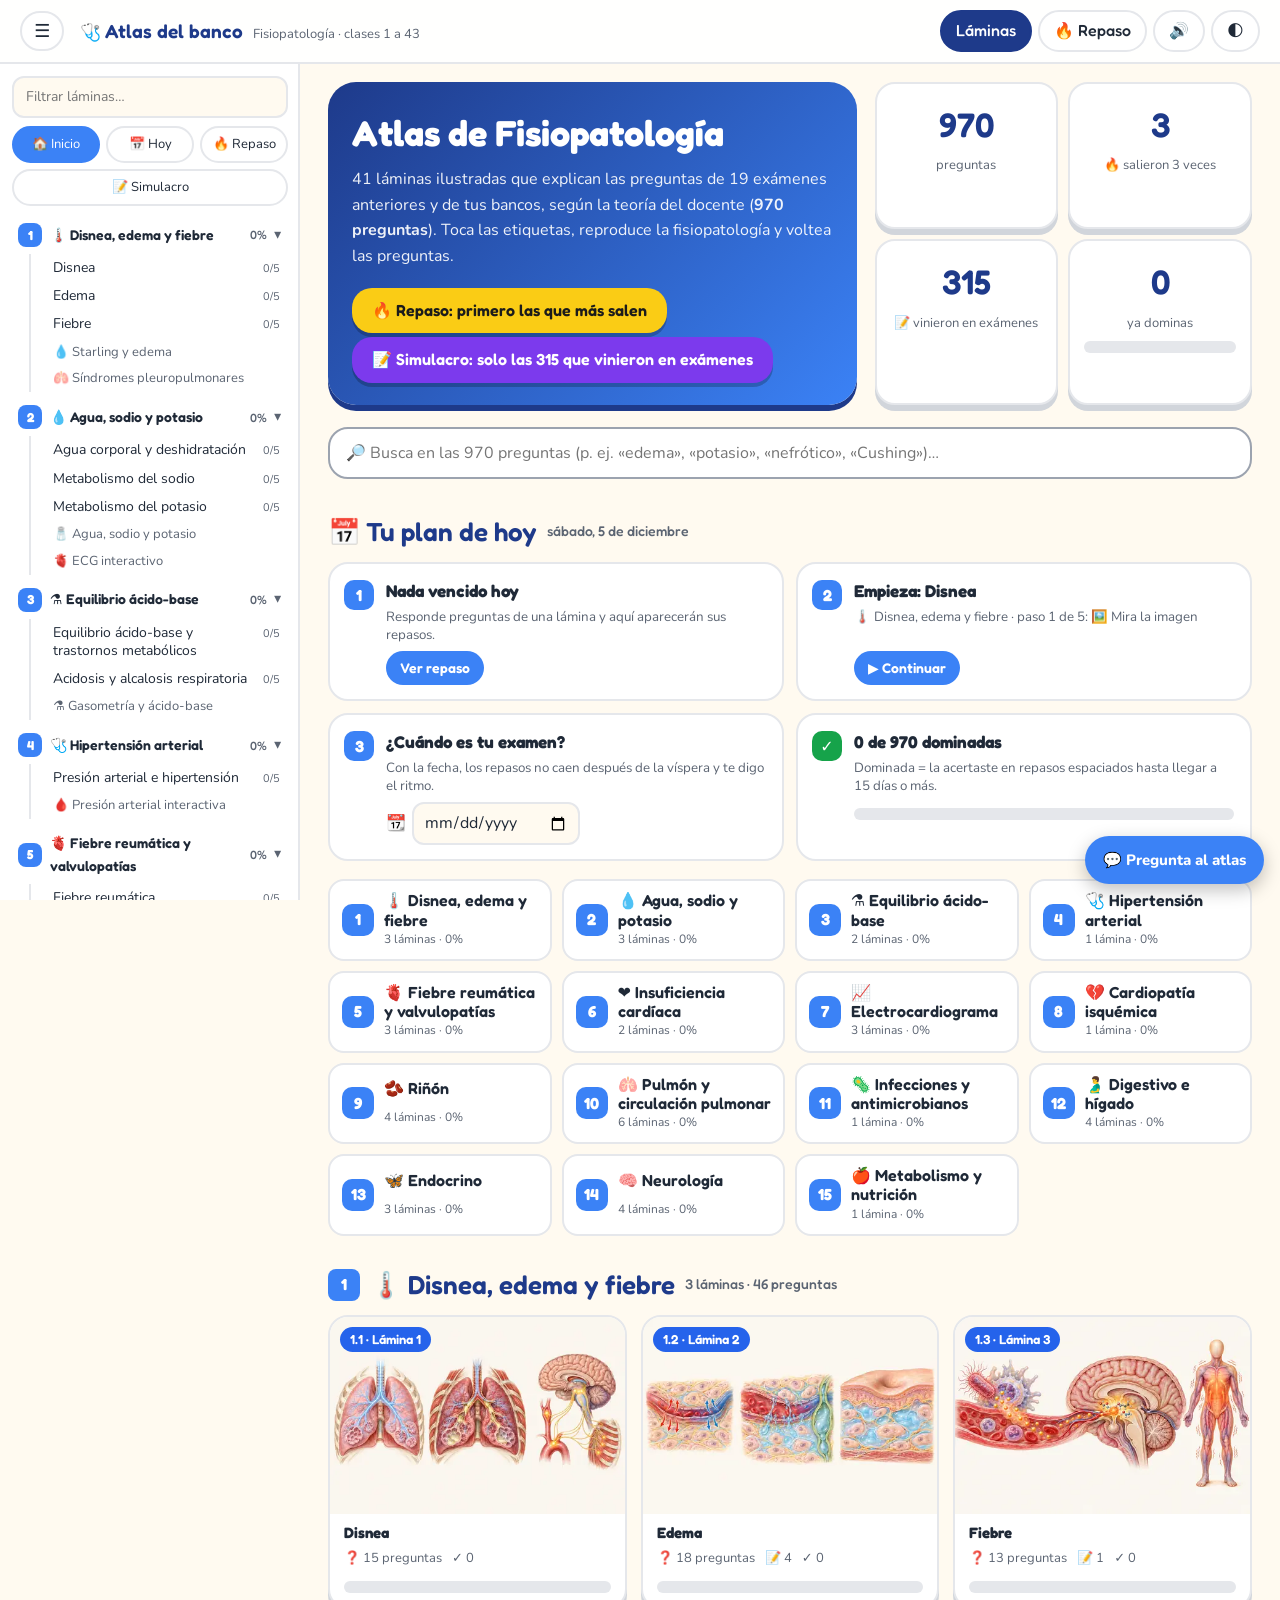
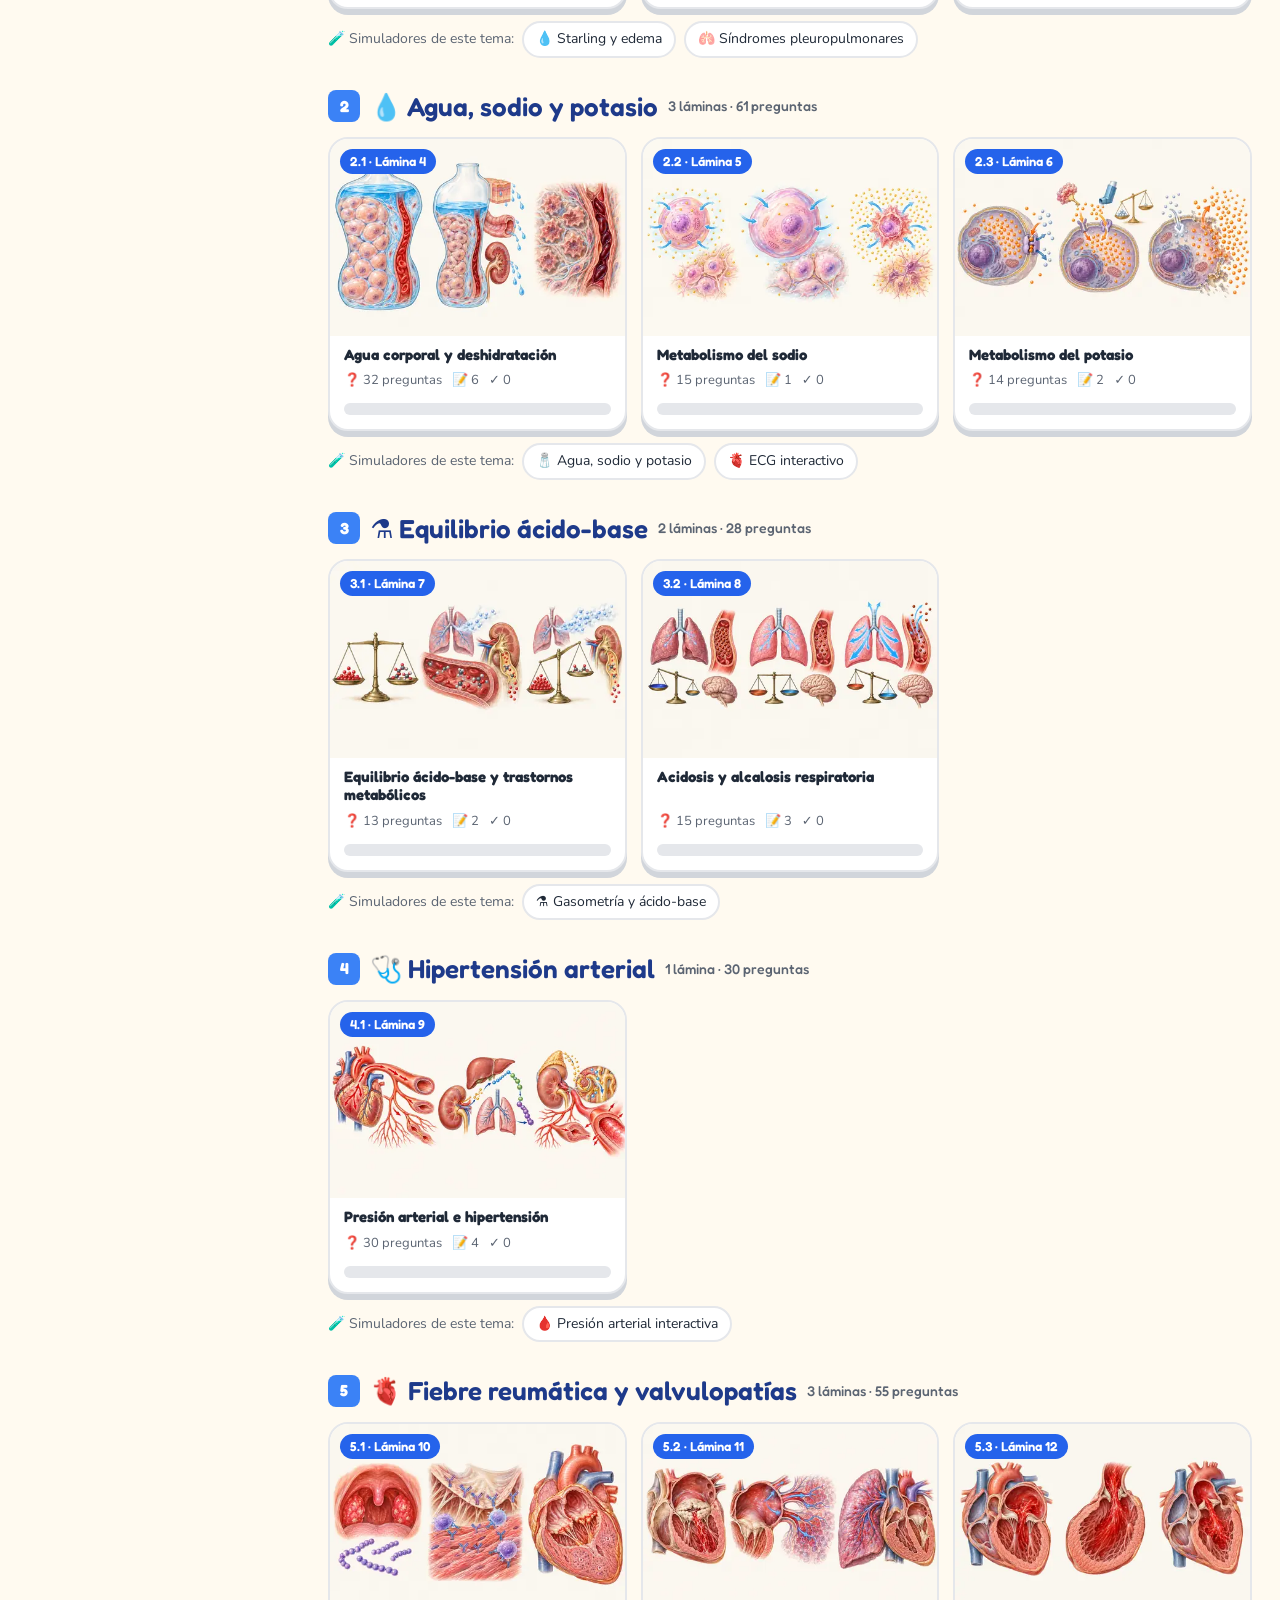
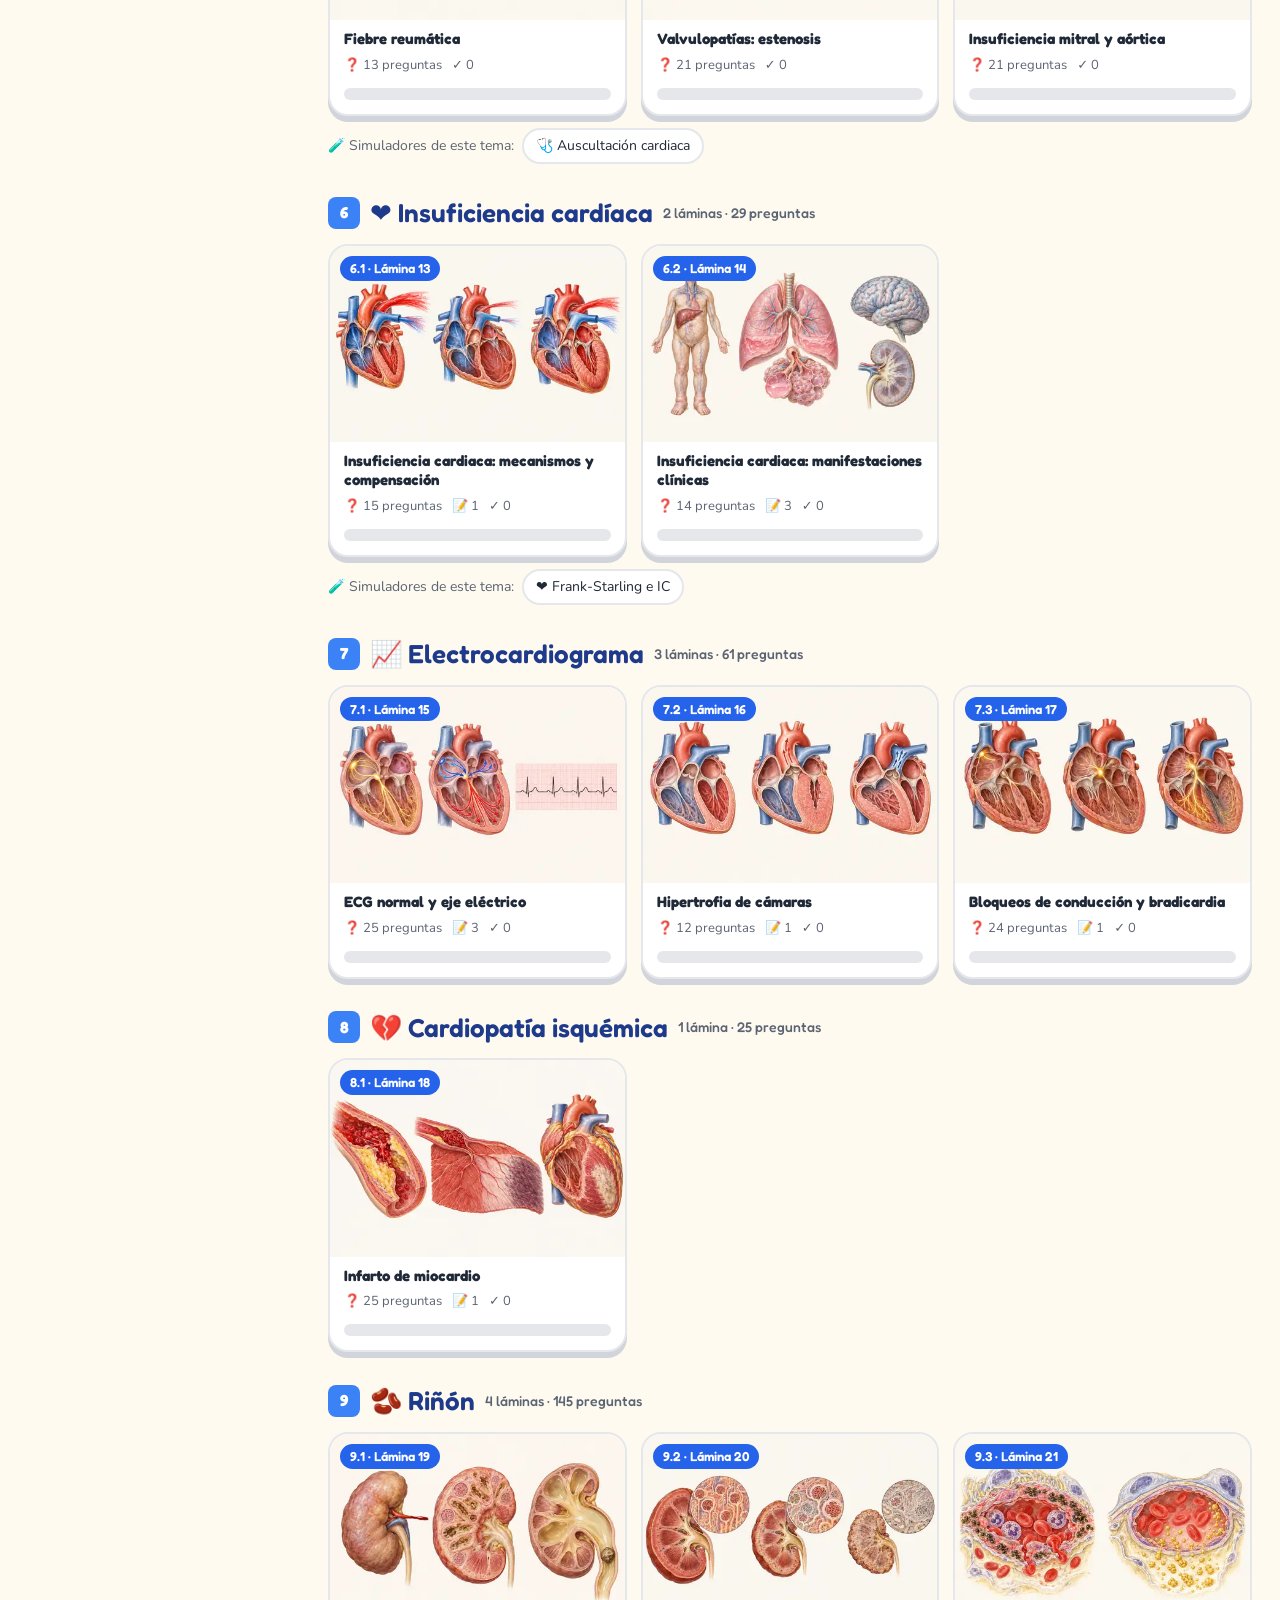
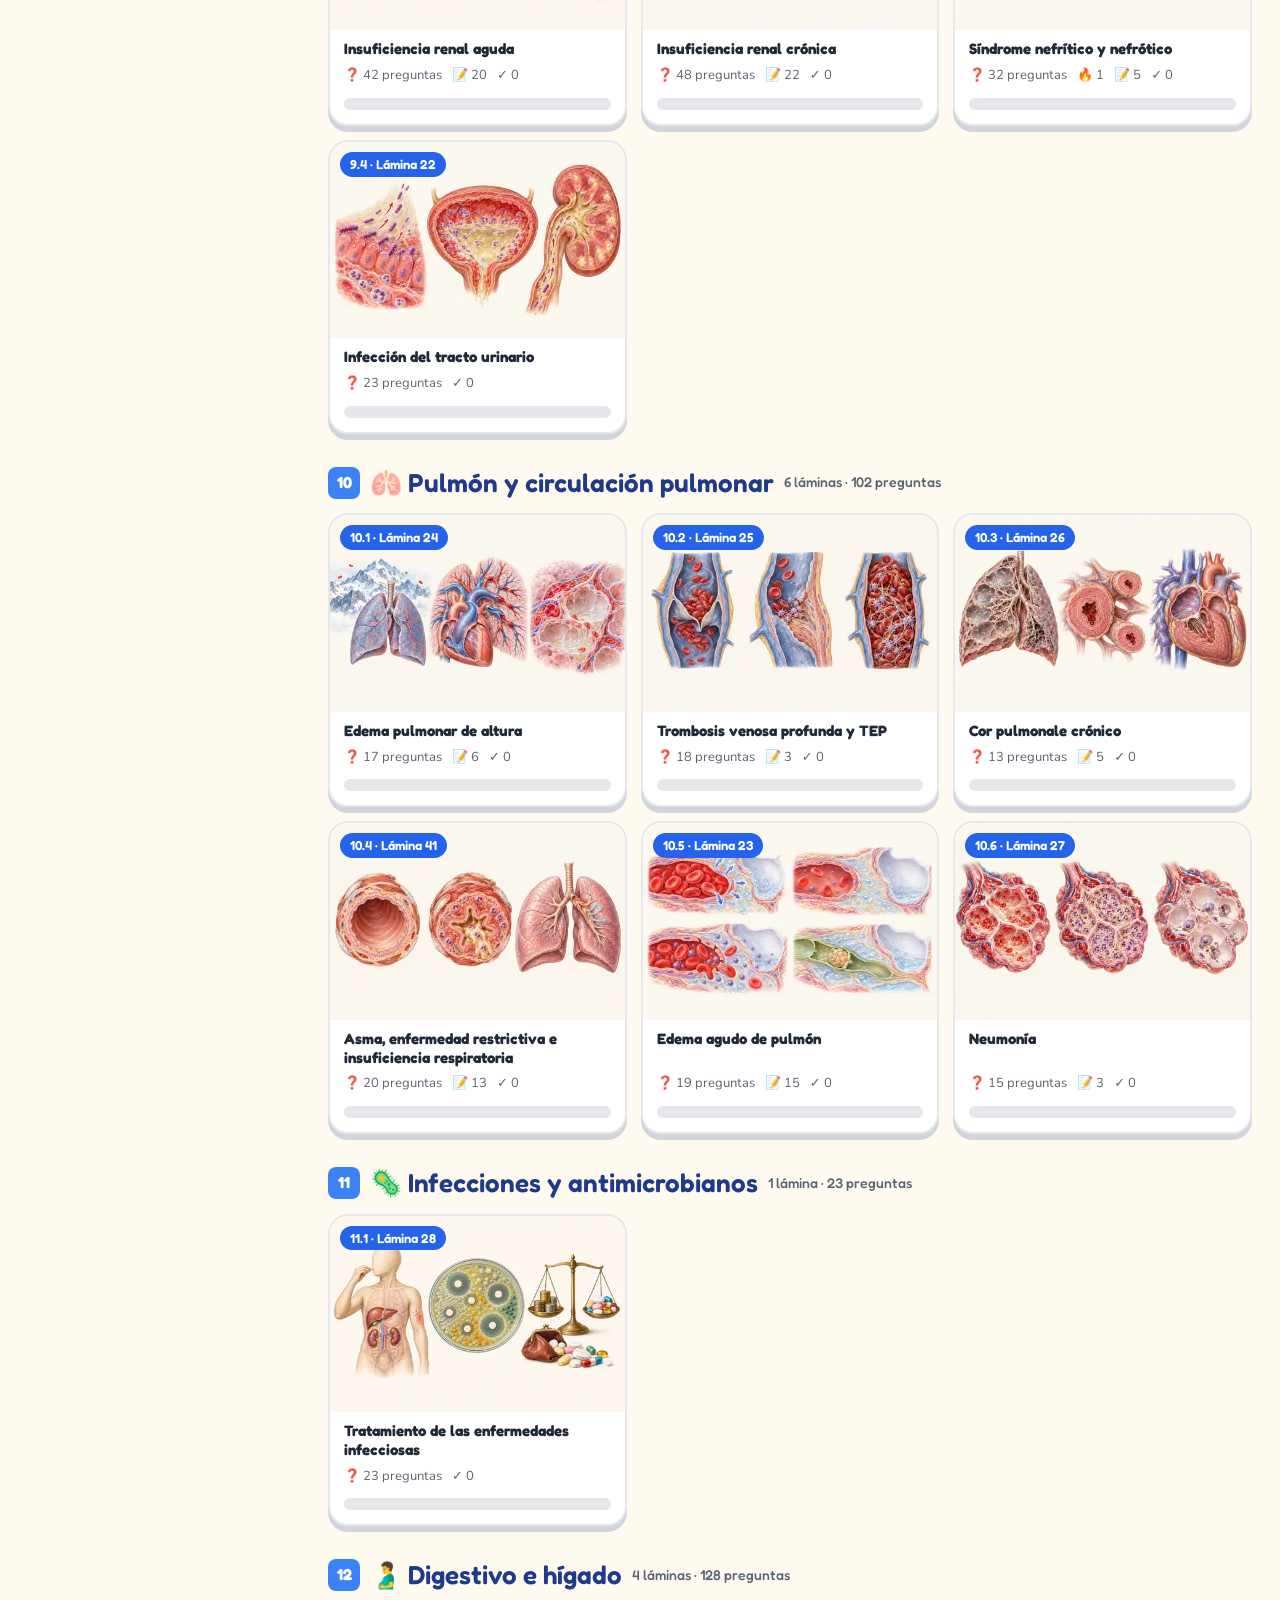
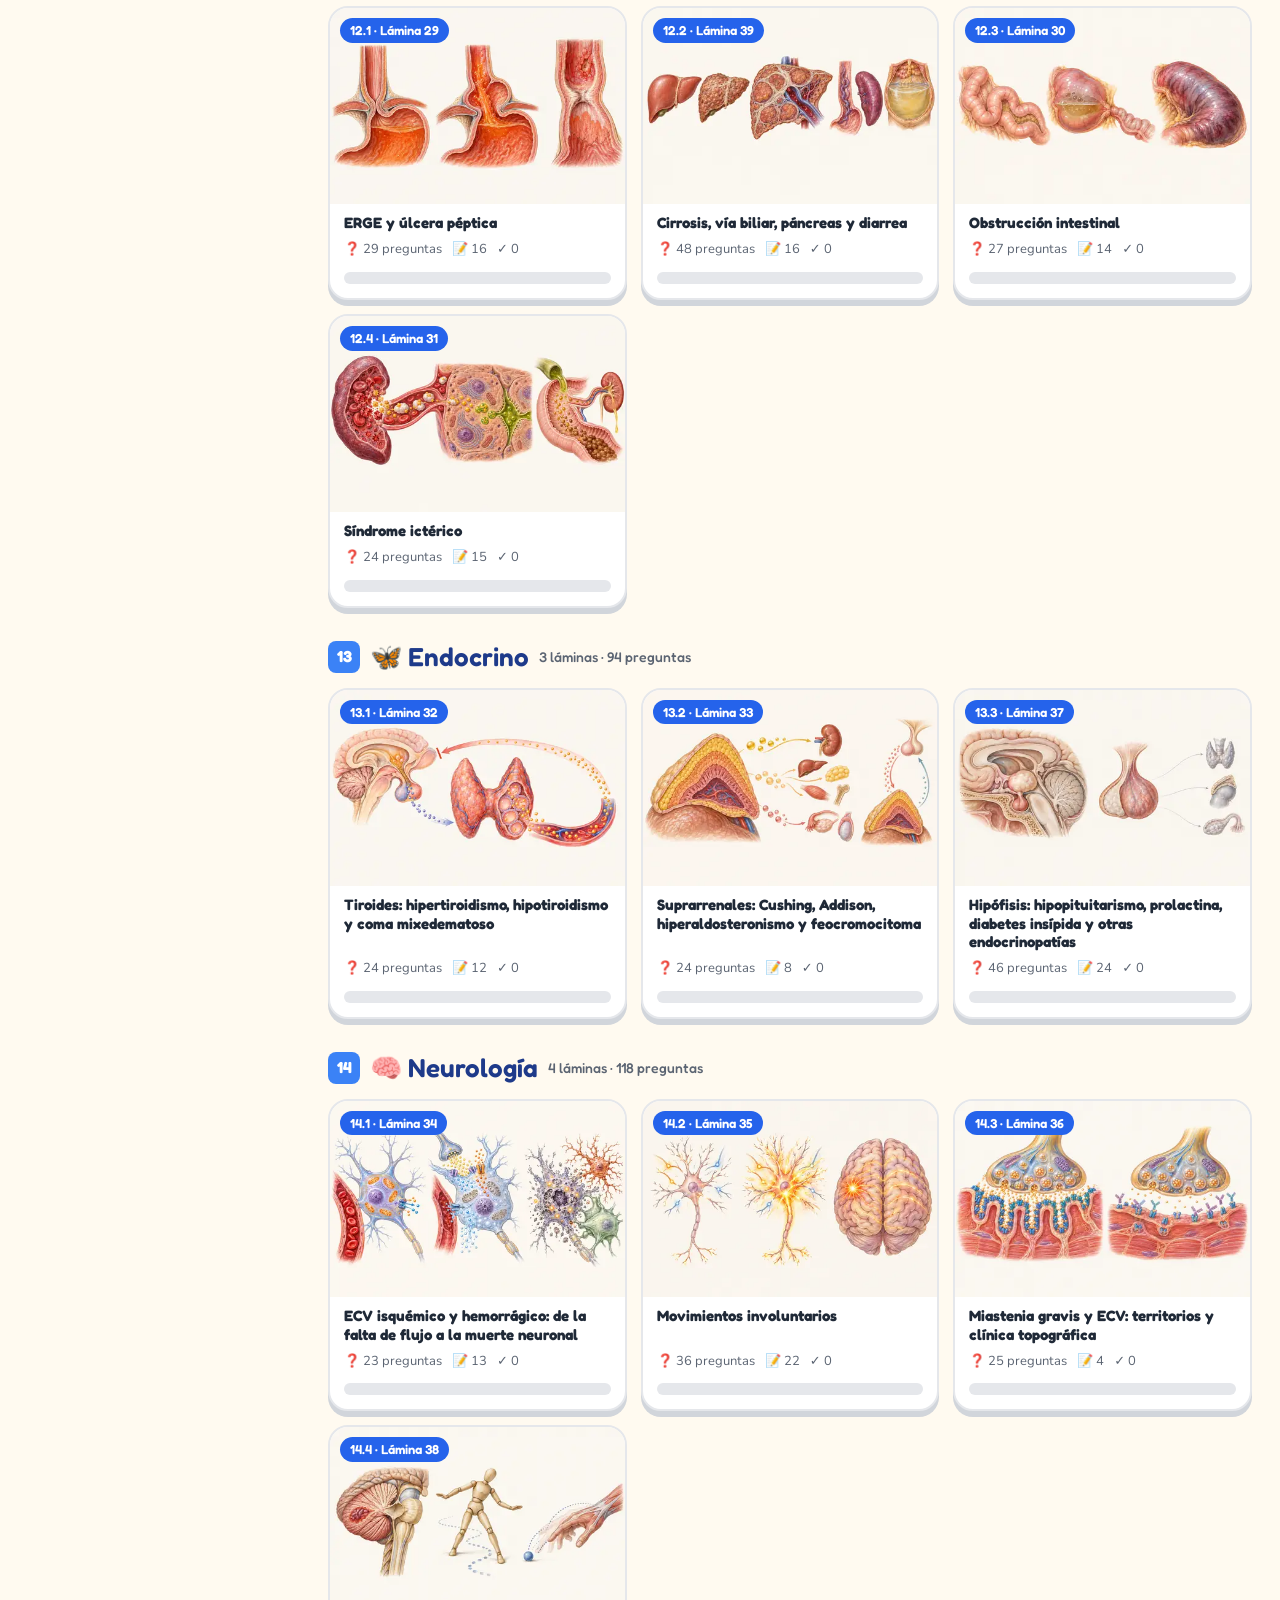
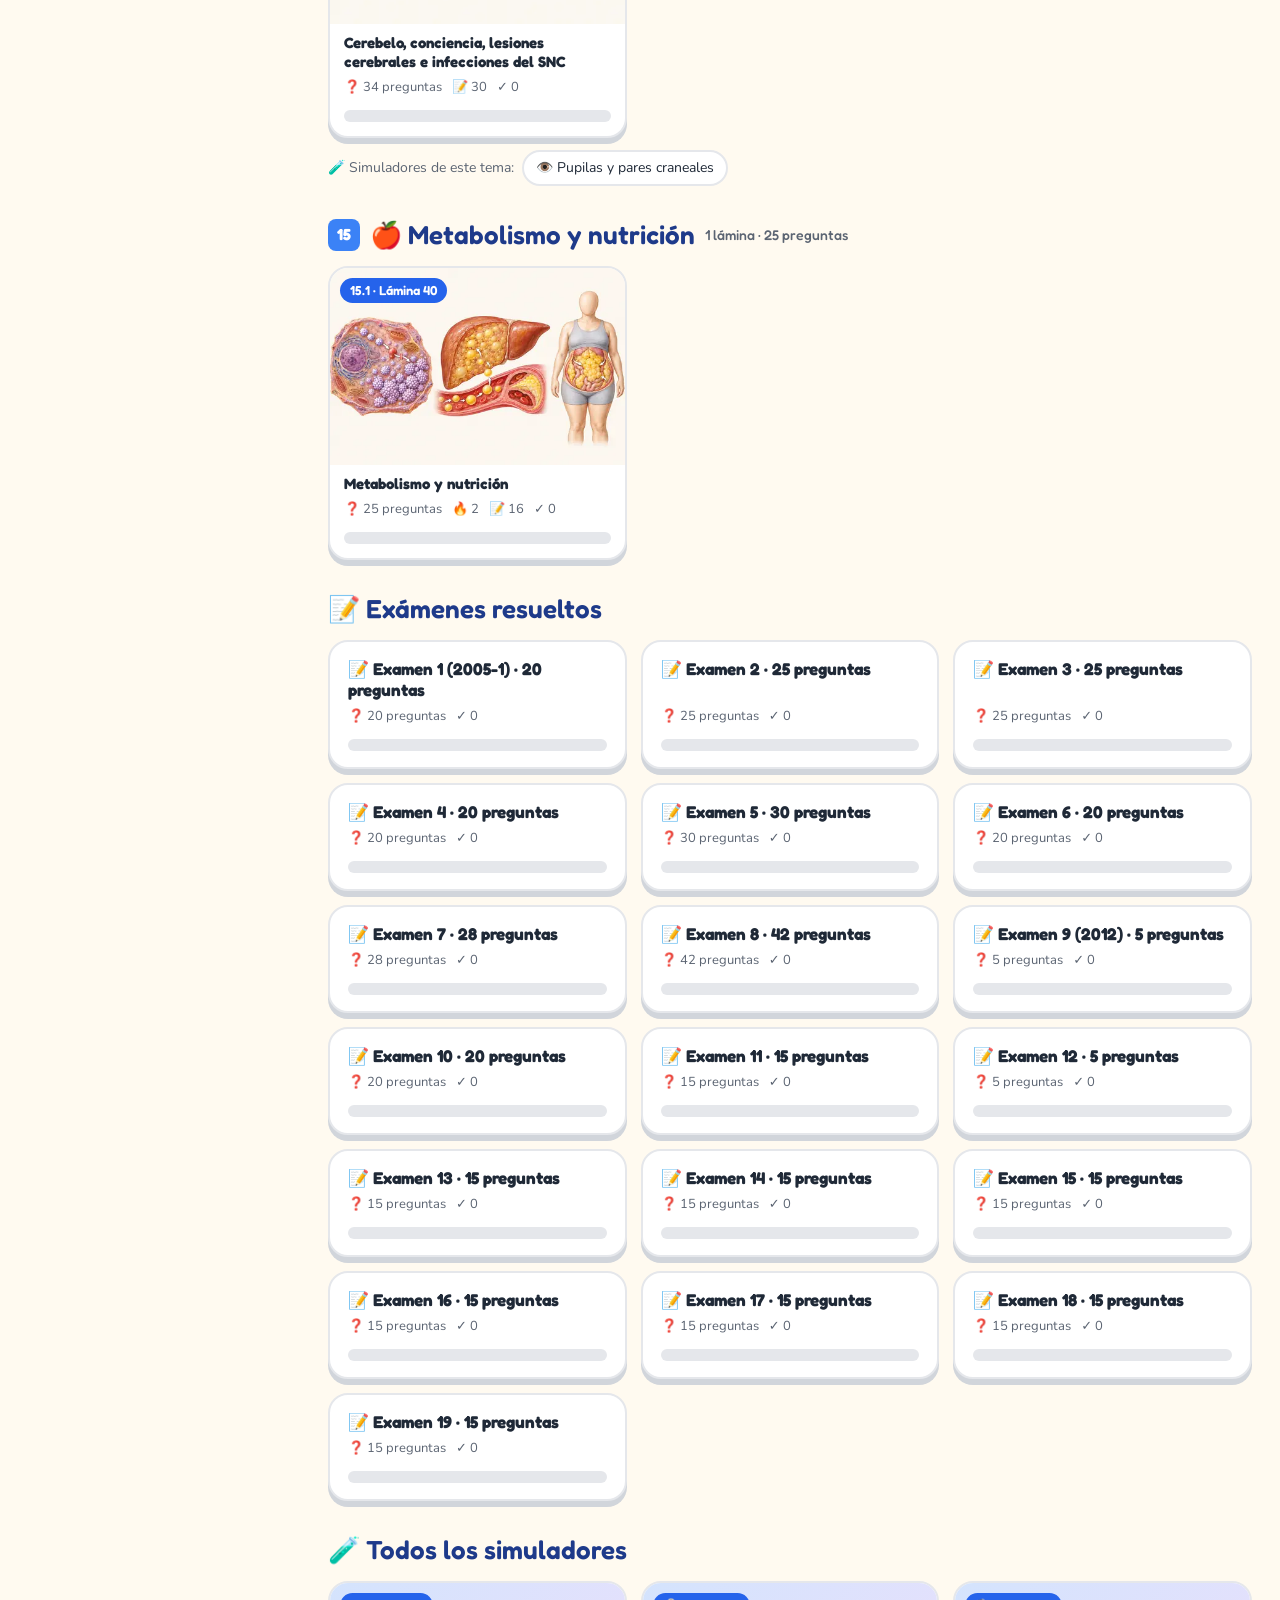
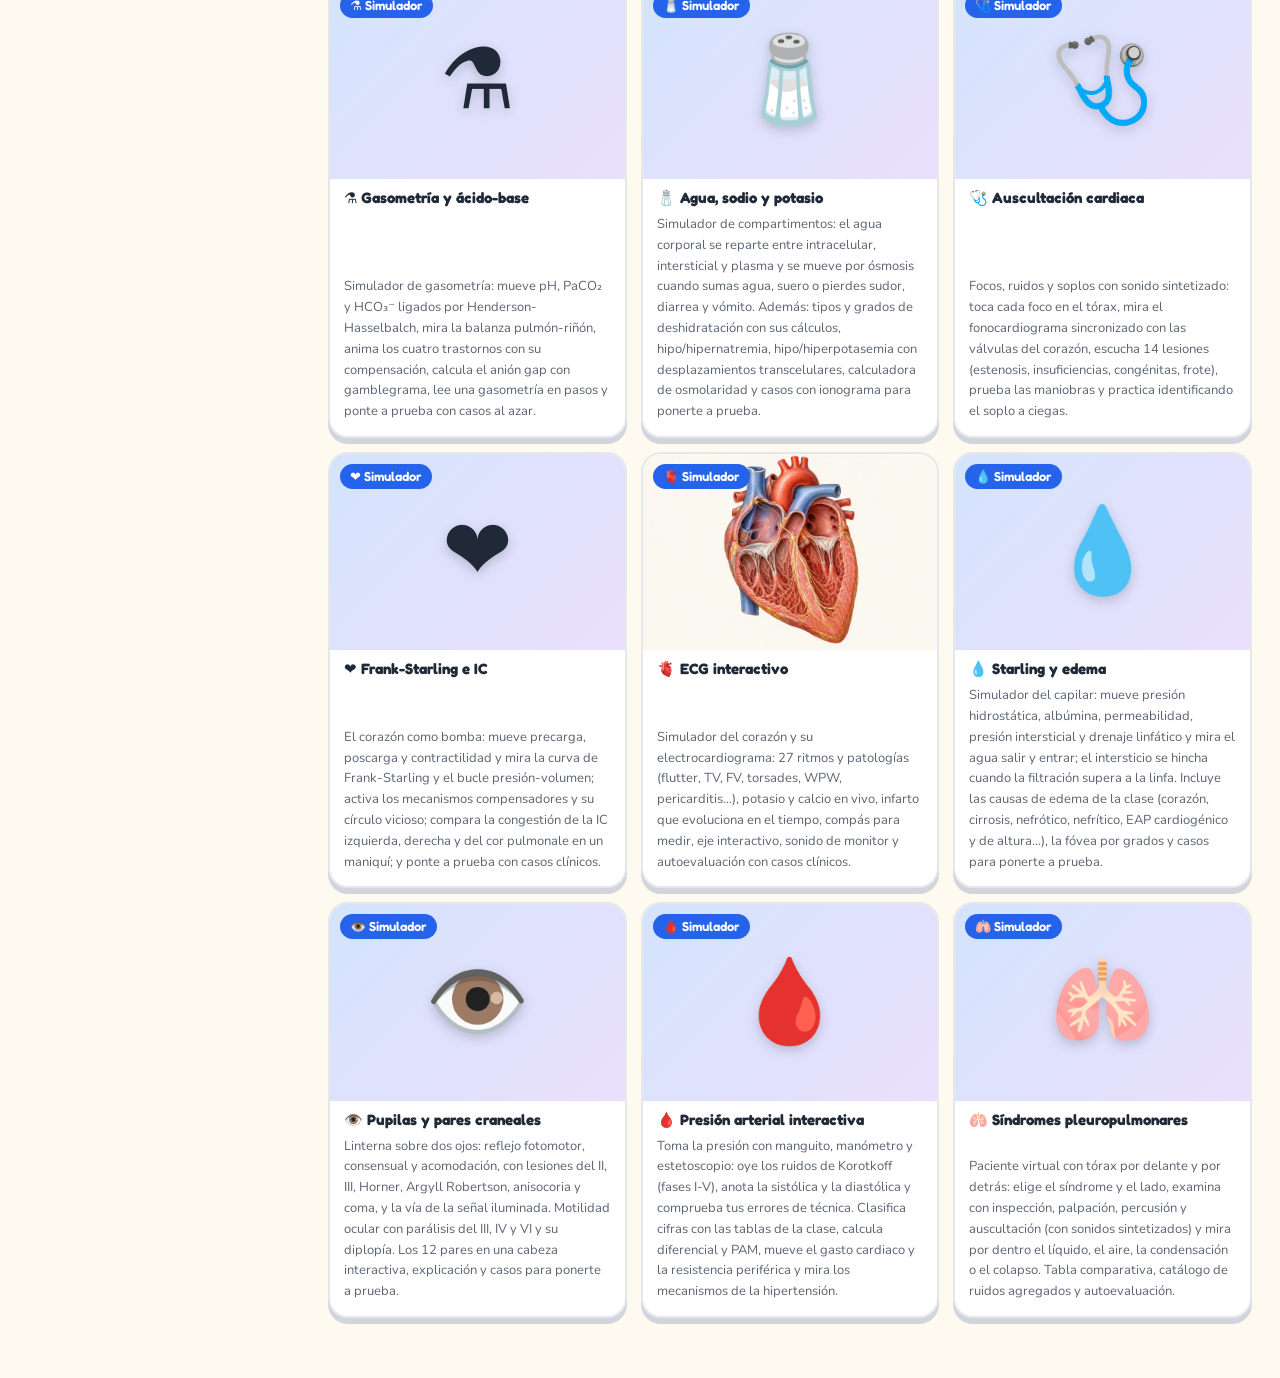
<file: index.html>
<!doctype html>
<html lang="es">
<head>
<meta charset="utf-8">
<meta name="viewport" content="width=device-width, initial-scale=1, viewport-fit=cover">
<title>Atlas del banco · Semiología</title>
<meta name="theme-color" content="#1d4f63">
<link rel="manifest" href="manifest.webmanifest">
<link rel="icon" href="icono-192.png">
<link rel="apple-touch-icon" href="icono-192.png">
<meta name="apple-mobile-web-app-capable" content="yes">
<meta name="mobile-web-app-capable" content="yes">
<meta name="apple-mobile-web-app-title" content="Atlas Semio">
<link rel="stylesheet" href="fonts.css?v=20261116082527">
<link rel="stylesheet" href="app.css?v=20261116082527">
</head>
<body>
<header class="barra">
  <a class="marca" href="#/">🩺 <b>Atlas del banco</b> <span>Semiología · temas 1 a 13</span></a>
  <nav>
    <a href="#/" data-nav="inicio">Láminas</a>
    <a href="#/repaso" data-nav="repaso">🔥 Repaso</a>
    <button id="tema-btn" title="Cambiar tema claro u oscuro">🌓</button>
  </nav>
</header>
<main id="vista"></main>
<div id="toast" role="status"></div>
<script src="datos.js?v=20261116082527"></script>
<script src="app.js?v=20261116082527"></script>
<script src="chat.js?v=20261116082527"></script>
<script>
// sin internet: el service worker guarda el atlas completo la primera vez que se abre con conexión
if ("serviceWorker" in navigator && location.protocol.startsWith("http")) {
  addEventListener("load", () => {
    const aviso = () => { const t = document.getElementById("toast"); t.textContent = "📥 Atlas guardado completo: ya funciona sin internet"; t.className = "bien ver"; setTimeout(() => t.classList.remove("ver"), 3500); };
    navigator.serviceWorker.addEventListener("message", ev => { if (ev.data === "atlas-completo") aviso(); });
    navigator.serviceWorker.register("sw.js").catch(() => {});
    // las láminas grandes se guardan después de que la página ya se ve (y se completan si faltara alguna)
    navigator.serviceWorker.ready.then(reg => setTimeout(() => reg.active && reg.active.postMessage("guardar-resto"), 1500));
  });
}
</script>
</body>
</html>
</file>
<file: fonts.css>
/* Fredoka y Nunito locales (latin y latin-ext): el atlas funciona sin internet */
@font-face {
  font-family: 'Fredoka';
  font-style: normal;
  font-weight: 500;
  font-stretch: 100%;
  font-display: swap;
  src: url(fonts/fredoka-latin-ext.woff2) format('woff2');
  unicode-range: U+0100-02BA, U+02BD-02C5, U+02C7-02CC, U+02CE-02D7, U+02DD-02FF, U+0304, U+0308, U+0329, U+1D00-1DBF, U+1E00-1E9F, U+1EF2-1EFF, U+2020, U+20A0-20AB, U+20AD-20C4, U+2113, U+2C60-2C7F, U+A720-A7FF;
}
@font-face {
  font-family: 'Fredoka';
  font-style: normal;
  font-weight: 500;
  font-stretch: 100%;
  font-display: swap;
  src: url(fonts/fredoka-latin.woff2) format('woff2');
  unicode-range: U+0000-00FF, U+0131, U+0152-0153, U+02BB-02BC, U+02C6, U+02DA, U+02DC, U+0304, U+0308, U+0329, U+2000-206F, U+20AC, U+2122, U+2191, U+2193, U+2212, U+2215, U+FEFF, U+FFFD;
}
@font-face {
  font-family: 'Fredoka';
  font-style: normal;
  font-weight: 600;
  font-stretch: 100%;
  font-display: swap;
  src: url(fonts/fredoka-latin-ext.woff2) format('woff2');
  unicode-range: U+0100-02BA, U+02BD-02C5, U+02C7-02CC, U+02CE-02D7, U+02DD-02FF, U+0304, U+0308, U+0329, U+1D00-1DBF, U+1E00-1E9F, U+1EF2-1EFF, U+2020, U+20A0-20AB, U+20AD-20C4, U+2113, U+2C60-2C7F, U+A720-A7FF;
}
@font-face {
  font-family: 'Fredoka';
  font-style: normal;
  font-weight: 600;
  font-stretch: 100%;
  font-display: swap;
  src: url(fonts/fredoka-latin.woff2) format('woff2');
  unicode-range: U+0000-00FF, U+0131, U+0152-0153, U+02BB-02BC, U+02C6, U+02DA, U+02DC, U+0304, U+0308, U+0329, U+2000-206F, U+20AC, U+2122, U+2191, U+2193, U+2212, U+2215, U+FEFF, U+FFFD;
}
@font-face {
  font-family: 'Fredoka';
  font-style: normal;
  font-weight: 700;
  font-stretch: 100%;
  font-display: swap;
  src: url(fonts/fredoka-latin-ext.woff2) format('woff2');
  unicode-range: U+0100-02BA, U+02BD-02C5, U+02C7-02CC, U+02CE-02D7, U+02DD-02FF, U+0304, U+0308, U+0329, U+1D00-1DBF, U+1E00-1E9F, U+1EF2-1EFF, U+2020, U+20A0-20AB, U+20AD-20C4, U+2113, U+2C60-2C7F, U+A720-A7FF;
}
@font-face {
  font-family: 'Fredoka';
  font-style: normal;
  font-weight: 700;
  font-stretch: 100%;
  font-display: swap;
  src: url(fonts/fredoka-latin.woff2) format('woff2');
  unicode-range: U+0000-00FF, U+0131, U+0152-0153, U+02BB-02BC, U+02C6, U+02DA, U+02DC, U+0304, U+0308, U+0329, U+2000-206F, U+20AC, U+2122, U+2191, U+2193, U+2212, U+2215, U+FEFF, U+FFFD;
}
@font-face {
  font-family: 'Nunito';
  font-style: normal;
  font-weight: 400;
  font-display: swap;
  src: url(fonts/nunito-latin-ext.woff2) format('woff2');
  unicode-range: U+0100-02BA, U+02BD-02C5, U+02C7-02CC, U+02CE-02D7, U+02DD-02FF, U+0304, U+0308, U+0329, U+1D00-1DBF, U+1E00-1E9F, U+1EF2-1EFF, U+2020, U+20A0-20AB, U+20AD-20C4, U+2113, U+2C60-2C7F, U+A720-A7FF;
}
@font-face {
  font-family: 'Nunito';
  font-style: normal;
  font-weight: 400;
  font-display: swap;
  src: url(fonts/nunito-latin.woff2) format('woff2');
  unicode-range: U+0000-00FF, U+0131, U+0152-0153, U+02BB-02BC, U+02C6, U+02DA, U+02DC, U+0304, U+0308, U+0329, U+2000-206F, U+20AC, U+2122, U+2191, U+2193, U+2212, U+2215, U+FEFF, U+FFFD;
}
@font-face {
  font-family: 'Nunito';
  font-style: normal;
  font-weight: 600;
  font-display: swap;
  src: url(fonts/nunito-latin-ext.woff2) format('woff2');
  unicode-range: U+0100-02BA, U+02BD-02C5, U+02C7-02CC, U+02CE-02D7, U+02DD-02FF, U+0304, U+0308, U+0329, U+1D00-1DBF, U+1E00-1E9F, U+1EF2-1EFF, U+2020, U+20A0-20AB, U+20AD-20C4, U+2113, U+2C60-2C7F, U+A720-A7FF;
}
@font-face {
  font-family: 'Nunito';
  font-style: normal;
  font-weight: 600;
  font-display: swap;
  src: url(fonts/nunito-latin.woff2) format('woff2');
  unicode-range: U+0000-00FF, U+0131, U+0152-0153, U+02BB-02BC, U+02C6, U+02DA, U+02DC, U+0304, U+0308, U+0329, U+2000-206F, U+20AC, U+2122, U+2191, U+2193, U+2212, U+2215, U+FEFF, U+FFFD;
}
@font-face {
  font-family: 'Nunito';
  font-style: normal;
  font-weight: 700;
  font-display: swap;
  src: url(fonts/nunito-latin-ext.woff2) format('woff2');
  unicode-range: U+0100-02BA, U+02BD-02C5, U+02C7-02CC, U+02CE-02D7, U+02DD-02FF, U+0304, U+0308, U+0329, U+1D00-1DBF, U+1E00-1E9F, U+1EF2-1EFF, U+2020, U+20A0-20AB, U+20AD-20C4, U+2113, U+2C60-2C7F, U+A720-A7FF;
}
@font-face {
  font-family: 'Nunito';
  font-style: normal;
  font-weight: 700;
  font-display: swap;
  src: url(fonts/nunito-latin.woff2) format('woff2');
  unicode-range: U+0000-00FF, U+0131, U+0152-0153, U+02BB-02BC, U+02C6, U+02DA, U+02DC, U+0304, U+0308, U+0329, U+2000-206F, U+20AC, U+2122, U+2191, U+2193, U+2212, U+2215, U+FEFF, U+FFFD;
}
@font-face {
  font-family: 'Nunito';
  font-style: normal;
  font-weight: 800;
  font-display: swap;
  src: url(fonts/nunito-latin-ext.woff2) format('woff2');
  unicode-range: U+0100-02BA, U+02BD-02C5, U+02C7-02CC, U+02CE-02D7, U+02DD-02FF, U+0304, U+0308, U+0329, U+1D00-1DBF, U+1E00-1E9F, U+1EF2-1EFF, U+2020, U+20A0-20AB, U+20AD-20C4, U+2113, U+2C60-2C7F, U+A720-A7FF;
}
@font-face {
  font-family: 'Nunito';
  font-style: normal;
  font-weight: 800;
  font-display: swap;
  src: url(fonts/nunito-latin.woff2) format('woff2');
  unicode-range: U+0000-00FF, U+0131, U+0152-0153, U+02BB-02BC, U+02C6, U+02DA, U+02DC, U+0304, U+0308, U+0329, U+2000-206F, U+20AC, U+2122, U+2191, U+2193, U+2212, U+2215, U+FEFF, U+FFFD;
}
</file>
<file: app.css>
/* Atlas del banco · Semiología — estilos */
:root{
  --fondo:#f3efe7;--papel:#ffffff;--tx:#24323a;--tx2:#5d6b72;--borde:#e3ddd2;
  --az:#1d4f63;--azc:#2f6db0;--ro:#8e2c35;--ve:#6a9a3a;--na:#c06a1c;--mo:#5b3d8a;--am:#f2b705;
  --ok:#2e7d32;--mal:#c62828;--sombra:0 1px 3px rgba(0,0,0,.12),0 4px 14px rgba(0,0,0,.06);
}
@media (prefers-color-scheme:dark){:root:not([data-theme="light"]){
  --fondo:#141a1e;--papel:#1e262c;--tx:#e6ecef;--tx2:#9aa8b0;--borde:#2c373e;--az:#7cc3dd;--azc:#6aa7ea;
  --ro:#e07a84;--mo:#b79cf0;--sombra:0 1px 3px rgba(0,0,0,.5)}}
:root[data-theme="dark"]{--fondo:#141a1e;--papel:#1e262c;--tx:#e6ecef;--tx2:#9aa8b0;--borde:#2c373e;--az:#7cc3dd;
  --azc:#6aa7ea;--ro:#e07a84;--mo:#b79cf0;--sombra:0 1px 3px rgba(0,0,0,.5)}
*{box-sizing:border-box}
html,body{overflow-x:hidden;margin:0;background:var(--fondo);color:var(--tx);font-family:"Segoe UI",Calibri,system-ui,Arial,sans-serif;line-height:1.45}
a{color:var(--azc)}
button{font:inherit;cursor:pointer}
.barra{position:sticky;top:0;z-index:50;display:flex;align-items:center;justify-content:space-between;gap:12px;
  padding:10px 20px;background:color-mix(in srgb,var(--papel) 92%,transparent);backdrop-filter:blur(8px);border-bottom:1px solid var(--borde)}
.marca{color:var(--tx);text-decoration:none;font-size:17px}.marca span{color:var(--tx2);font-size:13px;margin-left:6px}
.barra nav{display:flex;gap:6px;align-items:center}
.barra nav a,.barra nav button{padding:6px 12px;border-radius:999px;text-decoration:none;color:var(--tx);border:1px solid var(--borde);background:var(--papel)}
.barra nav a.act{background:var(--az);color:#fff;border-color:var(--az)}
main{max-width:1500px;margin:0 auto;padding:18px 20px 60px}
h1{margin:4px 0 4px;color:var(--az);font-size:clamp(22px,3vw,32px);letter-spacing:-.3px}
h1 small{font-size:.5em;color:var(--tx2);font-weight:500;margin-left:6px}
h2{color:var(--az);margin:28px 0 10px;font-size:22px;display:flex;align-items:center;gap:10px}
.lema{color:var(--tx2);max-width:1100px;margin-bottom:14px}
.lema b.i,.i-t{color:var(--azc)} .lema b.d,.d-t{color:var(--ro)}
mark{background:#ffe98a;color:#1b1b1b;padding:0 2px;border-radius:2px}
.res{text-decoration:underline;text-decoration-color:var(--mal);text-decoration-thickness:2px;font-weight:700}
.cx{color:var(--mo);font-weight:700}
b.n{color:var(--ok)} b.a{color:var(--mal)} b.b{color:#1565c0}
.lt,.lt2{text-indent:0;display:inline-grid;place-items:center;width:1.35em;height:1.35em;border-radius:50%;background:var(--am);
  border:1.5px solid #1b1b1b;color:#1b1b1b;font-weight:800;font-size:.8em;vertical-align:.05em;cursor:pointer}
.ref{display:inline-grid;place-items:center;min-width:1.45em;height:1.45em;padding:0 .2em;border-radius:999px;background:var(--azc);
  color:#fff;font-size:.78em;font-weight:700;cursor:pointer;margin:0 1px;text-decoration:none;vertical-align:.08em}
.ref:hover,.lt2:hover,.lt:hover{transform:scale(1.15)}

/* ---------- inicio ---------- */
.portada{display:grid;grid-template-columns:1.4fr 1fr;gap:18px;align-items:stretch;margin-bottom:8px}
.portada .hola{background:linear-gradient(135deg,var(--az),#2f6db0);color:#fff;border-radius:18px;padding:22px 24px;box-shadow:var(--sombra)}
.portada .hola h1{color:#fff;margin:0 0 6px}.portada .hola p{margin:0 0 14px;opacity:.92}
.btn{display:inline-flex;align-items:center;gap:6px;padding:9px 16px;border-radius:999px;border:0;background:var(--am);color:#1b1b1b;font-weight:700;text-decoration:none}
.btn.sec{background:var(--papel);color:var(--tx);border:1px solid var(--borde)}
.btn.chico{padding:6px 12px;font-size:14px}
.stats{display:grid;grid-template-columns:repeat(3,1fr);gap:10px}
.stat{background:var(--papel);border-radius:14px;padding:14px;box-shadow:var(--sombra);text-align:center}
.stat b{display:block;font-size:28px;color:var(--az)}.stat span{color:var(--tx2);font-size:13px}
.barra-prog{height:10px;border-radius:99px;background:var(--borde);overflow:hidden;margin-top:6px}
.barra-prog i{display:block;height:100%;background:linear-gradient(90deg,var(--ve),var(--ok));transition:width .6s}
.buscar{width:100%;padding:12px 16px;border-radius:12px;border:1px solid var(--borde);background:var(--papel);color:var(--tx);font-size:16px;margin:14px 0 4px}
.resultados{display:grid;gap:6px;margin-bottom:10px}
.resultados a{display:block;background:var(--papel);border-radius:10px;padding:8px 12px;color:var(--tx);text-decoration:none;border-left:4px solid var(--azc)}
.resultados a small{color:var(--tx2)}
.grid-lam{display:grid;grid-template-columns:repeat(auto-fill,minmax(250px,1fr));gap:14px}
.tarj{background:var(--papel);border-radius:16px;overflow:hidden;box-shadow:var(--sombra);text-decoration:none;color:var(--tx);
  display:flex;flex-direction:column;transition:transform .2s,box-shadow .2s}
.tarj:hover{transform:translateY(-3px);box-shadow:0 8px 24px rgba(0,0,0,.14)}
.tarj .mini{aspect-ratio:3/2;background-size:cover;background-position:center;position:relative}
.tarj .mini.sin{display:grid;place-items:center;background:linear-gradient(135deg,color-mix(in srgb,var(--azc) 22%,var(--papel)),color-mix(in srgb,var(--mo,#7C3AED) 16%,var(--papel)))}
.tarj .mini.sin i{font-style:normal;font-size:clamp(56px,9vw,84px);line-height:1;filter:drop-shadow(0 4px 6px rgba(0,0,0,.18))}
.tarj .mini span{position:absolute;left:10px;top:10px;background:var(--az);color:#fff;border-radius:999px;padding:2px 10px;font-weight:700;font-size:13px}
.tarj .cuerpo{padding:10px 14px 14px;display:flex;flex-direction:column;gap:6px;flex:1}
.tarj .cuerpo b{font-size:15px;line-height:1.25}
.tarj .meta{color:var(--tx2);font-size:13px;display:flex;gap:10px;flex-wrap:wrap;margin-top:auto}

/* ---------- lámina ---------- */
.migas{font-size:14px;color:var(--tx2);margin-bottom:4px}.migas a{text-decoration:none}
.pestanas{display:flex;gap:6px;flex-wrap:wrap;margin:6px 0 14px;position:sticky;top:52px;z-index:40;padding:6px 0;background:var(--fondo)}
.pestanas a{padding:7px 14px;border-radius:999px;background:var(--papel);border:1px solid var(--borde);color:var(--tx);text-decoration:none;font-size:14px}
.pestanas a:hover{border-color:var(--azc)}
.zona{display:grid;grid-template-columns:minmax(0,1fr) 360px;gap:18px;align-items:start}
.marco{background:var(--papel);border-radius:16px;padding:10px;box-shadow:var(--sombra)}
.controles{display:flex;gap:6px;flex-wrap:wrap;margin-bottom:8px;align-items:center}
.controles .btn{font-size:14px;padding:7px 13px}
.controles .btn.on{background:var(--az);color:#fff}
.quiz-msg{margin-left:auto;font-weight:700;color:var(--az)}
.lienzo{position:relative;width:100%;container-type:inline-size;border-radius:10px;overflow:hidden;user-select:none}
.lienzo img{width:100%;display:block}
.lienzo svg{position:absolute;inset:0;width:100%;height:100%;pointer-events:none;overflow:visible}
.lienzo line,.lienzo ellipse{opacity:0;animation:trazo .5s ease-out forwards}
@keyframes trazo{to{opacity:1}}
.et{position:absolute;background:#fff;color:#1b1b1b;border:max(1px,.17cqw) solid #1b1b1b;border-radius:1.04cqw;padding:.47cqw 1.04cqw;
  font-size:1.39cqw;font-weight:700;line-height:1.15;text-align:center;box-shadow:0 .1cqw .3cqw rgba(0,0,0,.3);
  white-space:nowrap;cursor:pointer;opacity:0;animation:aparece .45s cubic-bezier(.2,.8,.3,1.2) forwards;transition:filter .25s,opacity .25s,box-shadow .2s}
.et .n{display:inline-block;min-width:2.18cqw;height:2.18cqw;line-height:2.18cqw;border-radius:99px;color:#fff;font-size:1.28cqw;margin-right:.6cqw;padding:0 .3cqw;text-align:center}
.et.i .n{background:#2f6db0}.et.d .n{background:#8e2c35}.et.g .n{background:#555}
.et .s{display:block;font-weight:500;font-size:1.24cqw;color:#444}
.et:hover,.et.foco{box-shadow:0 0 0 .35cqw var(--am),0 .3cqw 1cqw rgba(0,0,0,.35);z-index:5}
@keyframes aparece{from{opacity:0;scale:.6}to{opacity:1;scale:1}}
.lienzo.dim .et:not(.foco){opacity:.25!important;filter:grayscale(1)}
.lienzo.dim line{opacity:.25}.lienzo.dim line.foco{opacity:1}
.mk{position:absolute;translate:-50% -50%;width:2.7cqw;height:2.7cqw;border-radius:50%;background:var(--am);color:#1b1b1b;
  border:.25cqw solid #1b1b1b;font-weight:800;font-size:1.46cqw;display:grid;place-items:center;
  box-shadow:0 0 0 .2cqw #fff,0 .2cqw .6cqw rgba(0,0,0,.4);z-index:3;cursor:pointer;animation:late 2.4s ease-in-out infinite}
@keyframes late{0%,100%{box-shadow:0 0 0 .2cqw #fff,0 0 0 .2cqw rgba(242,183,5,.0)}50%{box-shadow:0 0 0 .2cqw #fff,0 0 0 1.1cqw rgba(242,183,5,.35)}}
.mk.brilla{animation:brilla .9s ease-in-out 3}
@keyframes brilla{50%{scale:1.6}}
.pin{position:absolute;translate:-50% -50%;width:3cqw;height:3cqw;border-radius:50%;background:var(--azc);color:#fff;border:.3cqw solid #fff;
  font-weight:800;font-size:1.4cqw;display:grid;place-items:center;cursor:pointer;z-index:4;box-shadow:0 .2cqw .8cqw rgba(0,0,0,.45);transition:scale .2s,background .3s}
.pin:hover{scale:1.25}.pin.bien{background:var(--ok)}.pin.malo{background:var(--mal);animation:sacude .4s}
@keyframes sacude{25%{translate:-60% -50%}75%{translate:-40% -50%}}
.lienzo.quiz .et,.lienzo.quiz line{display:none}.lienzo.quiz .et.revelada{display:block}
.lado{display:flex;flex-direction:column;gap:12px;position:sticky;top:110px}
.caja{background:var(--papel);border-radius:14px;padding:14px 16px;box-shadow:var(--sombra)}
.caja h3{margin:0 0 8px;color:var(--az);font-size:17px}
.caja p{margin:0 0 8px}
.caja.tip{background:color-mix(in srgb,var(--mo) 13%,var(--papel));border-left:5px solid var(--mo)}
.caja.num{border-left:5px solid var(--na)}
.caja.num ul{list-style:none;margin:0;padding:0}.caja.num li{margin:0 0 8px;padding-left:1.9em;text-indent:-1.9em;font-size:14.5px}
.caja.info{border-left:5px solid var(--azc);animation:entra .35s}
@keyframes entra{from{opacity:0;translate:0 8px}}
.caja.info .qmini{border-top:1px solid var(--borde);padding-top:8px;margin-top:8px;font-size:14px}
.fuente{font-size:12px;color:var(--tx2);margin-top:8px}

/* cadena */
.cad-ctl{display:flex;gap:8px;align-items:center;margin-bottom:10px;flex-wrap:wrap}
.pasos{display:flex;gap:10px;align-items:stretch}
.paso{flex:1;border-radius:16px;color:#fff;padding:14px;display:flex;flex-direction:column;gap:8px;min-width:0;
  transition:opacity .5s,translate .5s,filter .5s;cursor:pointer}
.pasos.oculto .paso:not(.visto){opacity:.12;filter:grayscale(1);translate:0 10px}
.paso .t{font-size:17px;font-weight:800;text-align:center}
.paso .m{font-size:14.5px;line-height:1.4}.paso .m .cx{color:#fff3a8}
.paso .pr{margin-top:auto;background:rgba(255,255,255,.94);color:#1b1b1b;border-radius:10px;padding:9px 11px;font-size:14px}
.paso .pr .rf{display:block;color:#555;font-size:12.5px;margin-top:4px}
.paso.activo{outline:4px solid var(--am);outline-offset:3px}
.p1{background:#7a9a3a}.p2{background:#1d4f63}.p3{background:#2f6db0}.p4{background:#8e2c35}.p5{background:#c06a1c}
.flecha{flex:none;width:26px;display:grid;place-items:center;color:var(--tx2);font-size:24px;font-weight:800;transition:opacity .4s}
.pasos.oculto .flecha:not(.visto){opacity:0}
.extra{display:grid;grid-template-columns:1fr 1fr;gap:12px;margin-top:12px}
.extra>div{background:var(--papel);border-radius:14px;padding:12px 14px;border-left:5px solid var(--ve);box-shadow:var(--sombra)}
.extra>div.k{border-left-color:var(--mo)}
.esc{background:var(--papel);border-radius:14px;padding:12px 14px;margin-top:12px;border-left:5px solid #2f6db0;box-shadow:var(--sombra)}
.esc.d{border-left-color:#8e2c35}
.esc .et2{font-weight:800;color:var(--az);margin-bottom:8px}
.esl{display:flex;gap:6px;align-items:stretch}
.esl span.e{flex:1;background:color-mix(in srgb,#2f6db0 12%,var(--papel));border-radius:10px;padding:8px 10px;font-size:14px;
  transition:opacity .4s,background .4s}
.esc.anim .esl span.e:not(.visto){opacity:.2}
.esc.d .esl span.e{background:color-mix(in srgb,#8e2c35 12%,var(--papel))}
.esl span.e.fin{background:#2f6db0;color:#fff}.esc.d .esl span.e.fin{background:#8e2c35}
.esl i{font-style:normal;font-weight:800;color:var(--tx2);display:grid;place-items:center}
.libre{margin-top:14px;background:var(--papel);border-radius:14px;padding:12px;box-shadow:var(--sombra);overflow-x:auto}
.libre svg{max-width:100%;height:auto}

/* preguntas */
.filtros{display:flex;gap:6px;flex-wrap:wrap;margin-bottom:12px;align-items:center}
.filtros button{padding:6px 12px;border-radius:999px;border:1px solid var(--borde);background:var(--papel);color:var(--tx);font-size:14px}
.filtros button.on{background:var(--az);color:#fff;border-color:var(--az)}
.filtros .cuenta{margin-left:auto;color:var(--tx2);font-size:14px}
.fichas{display:grid;grid-template-columns:repeat(auto-fill,minmax(340px,1fr));gap:12px}
.ficha{perspective:1400px;min-height:190px}
.ficha .giro{position:relative;width:100%;height:100%;min-height:190px;transition:transform .6s cubic-bezier(.3,.7,.3,1);transform-style:preserve-3d}
.ficha.vuelta .giro{transform:rotateY(180deg)}
.cara{position:absolute;inset:0;backface-visibility:hidden;background:var(--papel);border-radius:14px;padding:14px 16px;box-shadow:var(--sombra);
  border-left:6px solid #555;display:flex;flex-direction:column;gap:8px;overflow:auto}
.ficha.i .cara{border-left-color:#2f6db0}.ficha.d .cara{border-left-color:#8e2c35}
.cara.atras{transform:rotateY(180deg)}
.cara .h{display:flex;gap:10px;align-items:flex-start;font-weight:700}
.cara .num{flex:none;width:28px;height:28px;border-radius:50%;background:#555;color:#fff;display:grid;place-items:center;font-size:14px}
.ficha.i .num{background:#2f6db0}.ficha.d .num{background:#8e2c35}
.badge{font-size:12px;padding:2px 8px;border-radius:999px;color:#fff;white-space:nowrap;margin-left:auto}
.b2{background:var(--na)}.b3{background:var(--mal)}
.badges{margin-left:auto;display:flex;flex-wrap:wrap;gap:4px;justify-content:flex-end}.badges .badge{margin-left:0}
.bx{background:#5b3fa0}
.clave{font-size:15px;color:var(--ok);font-weight:600;margin-bottom:4px}
.exs{font-size:12.5px;color:var(--tx2);border-left:3px solid #5b3fa0;padding:4px 8px;margin-top:6px;background:rgba(91,63,160,.08);border-radius:4px}
.btn.ex{background:#5b3fa0;margin-left:6px}
.op{color:var(--tx2);font-size:14px}
.pista{margin-top:auto;color:var(--tx2);font-size:13px;text-align:center}
.r{font-size:15px}.r::before{content:"R (banco): ";font-weight:700;color:var(--ok)}
.r.sb::before{content:"R (tu teoría): ";color:var(--azc)}
div.ok{font-size:14px;color:var(--mal)}div.ok::before{content:"⚠️ Según tu teoría: ";font-weight:700}
.x{font-size:14.5px}.x::before{content:"💡 "}
.truco{font-size:14px;color:var(--mo)}.truco::before{content:"🧠 "}
.marcar{display:flex;gap:8px;margin-top:auto}
.marcar button{flex:1;padding:7px;border-radius:10px;border:1px solid var(--borde);background:var(--papel);color:var(--tx);font-weight:700}
.marcar button.si.on{background:var(--ok);color:#fff;border-color:var(--ok)}
.marcar button.no.on{background:var(--mal);color:#fff;border-color:var(--mal)}
.ficha.resalta .cara{box-shadow:0 0 0 4px var(--am),var(--sombra)}
.estado-ok .cara.frente{background:color-mix(in srgb,var(--ok) 8%,var(--papel))}
.tabla{width:100%;border-collapse:collapse;background:var(--papel);border-radius:14px;overflow:hidden;box-shadow:var(--sombra);font-size:14.5px}
.tabla th{background:var(--az);color:#fff;padding:9px 12px;text-align:left}
.tabla td{padding:8px 12px;border-bottom:1px solid var(--borde);vertical-align:top}
.tabla td:first-child{font-weight:700}
.tabla-wrap{overflow-x:auto}

/* repaso */
.repaso{max-width:760px;margin:0 auto}
.repaso .ficha{min-height:340px}.repaso .ficha .giro{min-height:340px}
.repaso .cara{font-size:16px}
.repaso .nav{display:flex;justify-content:space-between;align-items:center;margin-top:14px;gap:8px}
.kbd{font-size:12px;color:var(--tx2);text-align:center;margin-top:8px}
#toast{position:fixed;left:50%;bottom:24px;translate:-50% 20px;opacity:0;background:var(--az);color:#fff;padding:10px 18px;border-radius:999px;
  transition:opacity .3s,translate .3s;z-index:99;pointer-events:none}
#toast.ver{opacity:1;translate:-50% 0}

@media (max-width:1100px){.zona{grid-template-columns:minmax(0,1fr)}.lado{position:static}.portada{grid-template-columns:1fr}}
@media (max-width:820px){
  .pasos{flex-direction:column}.flecha{transform:rotate(90deg);width:auto;height:22px}
  .extra{grid-template-columns:1fr}.esl{flex-direction:column}.esl i{transform:rotate(90deg)}
  .lienzo:not(.quiz) .et{display:none}.lienzo:not(.quiz) line{display:none}
  .lienzo .pin.movil{display:grid}
  main{padding:12px 12px 50px}.fichas{grid-template-columns:1fr}.stats{grid-template-columns:repeat(3,1fr)}
  .barra .marca span{display:none}
  .barra{padding:8px 10px}.barra nav a,.barra nav button{padding:5px 9px;font-size:14px}.marca b{font-size:15px}
  .zona>div,.marco{min-width:0}
}
.pin.movil{display:none}
@media (prefers-reduced-motion:reduce){*{animation:none!important;transition:none!important}.et,.lienzo line,.lienzo ellipse{opacity:1}}

/* ---------- carrusel de fichas ---------- */
.carrusel{position:relative;margin:0 -20px}
.pista-c{position:relative;display:flex;gap:18px;overflow-x:auto;scroll-snap-type:x mandatory;padding:18px max(20px,calc(50% - 350px)) 26px;
  scrollbar-width:none;cursor:grab;overscroll-behavior-x:contain}
.pista-c::-webkit-scrollbar{display:none}
.pista-c.arrastra{cursor:grabbing;scroll-snap-type:none}
.pista-c .ficha{flex:0 0 min(700px,86%);scroll-snap-align:center;min-height:360px;opacity:.38;transform:scale(.9);
  transition:opacity .35s,transform .35s;perspective:1600px}
.pista-c .ficha.actual{opacity:1;transform:scale(1)}
.pista-c .ficha .giro{min-height:360px}
.pista-c .cara{padding:22px 26px;gap:12px;font-size:16px}
.pista-c .cara .h{font-size:19px;line-height:1.35}
.pista-c .cara .num{width:34px;height:34px;font-size:16px}
.pista-c .cara.frente{justify-content:center}
.pista-c .cara.frente .pista{margin-top:18px;font-size:14px}
.pista-c .r{font-size:17px}.pista-c .x{font-size:15.5px}
.pista-c .ficha:not(.actual) .cara{pointer-events:none}
.pista-c .ficha:not(.actual){cursor:pointer}
.cnav{position:absolute;top:50%;translate:0 -50%;z-index:5;width:48px;height:48px;border-radius:50%;border:1px solid var(--borde);
  background:var(--papel);color:var(--tx);font-size:30px;line-height:1;box-shadow:var(--sombra);display:grid;place-items:center;transition:opacity .2s,scale .2s}
.cnav:hover:not(:disabled){scale:1.1}.cnav:disabled{opacity:.25;cursor:default}
.cnav.prev{left:max(8px,calc(50% - 410px))}.cnav.next{right:max(8px,calc(50% - 410px))}
.c-pie{display:flex;flex-direction:column;align-items:center;gap:8px;margin-top:-6px}
#c-pos{font-weight:700;color:var(--az)}
.puntos{display:flex;flex-wrap:wrap;justify-content:center;gap:6px;max-width:760px}
.pt{width:11px;height:11px;border-radius:50%;border:0;padding:0;background:var(--borde);transition:transform .2s,background .2s}
.pt.fuego{box-shadow:0 0 0 2px var(--na) inset}
.pt.ok{background:var(--ok)}.pt.mal{background:var(--mal)}
.pt.on{transform:scale(1.6);background:var(--az)}
@media (max-width:820px){.carrusel{margin:0 -12px}.pista-c{padding:14px 7% 22px;gap:10px}.pista-c .ficha{flex-basis:86%}
  .cnav{display:none}.pista-c .cara{padding:16px 18px;font-size:15px}.pista-c .cara .h{font-size:17px}.c-pie .kbd{display:none}}
.repaso .cara.frente{justify-content:center}.repaso .cara .h{font-size:20px}
.op{margin:0;padding-left:1.6em}.op li{margin:2px 0}.op li::marker{font-weight:700;color:var(--azc)}

/* ---------- carrusel de imágenes (diapositivas) ---------- */
.dtabs{display:flex;gap:6px;overflow-x:auto;margin-bottom:8px;padding-bottom:2px;scrollbar-width:thin}
.dtabs button{flex:none;padding:6px 12px;border-radius:999px;border:1px solid var(--borde);background:var(--papel);color:var(--tx);font-size:13.5px;white-space:nowrap}
.dtabs button b{display:inline-grid;place-items:center;width:20px;height:20px;border-radius:50%;background:var(--borde);margin-right:4px;font-size:12px}
.dtabs button.on{background:var(--az);color:#fff;border-color:var(--az)}.dtabs button.on b{background:var(--am);color:#1b1b1b}
.dflecha{position:absolute;top:50%;translate:0 -50%;z-index:6;width:4.2cqw;height:4.2cqw;min-width:34px;min-height:34px;border-radius:50%;
  border:0;background:rgba(20,30,36,.55);color:#fff;font-size:max(22px,2.6cqw);line-height:1;display:grid;place-items:center;opacity:.55;transition:opacity .2s,scale .2s}
.lienzo:hover .dflecha{opacity:1}.dflecha:hover{scale:1.1}
.dflecha.prev{left:.8cqw}.dflecha.next{right:.8cqw}
.dcont{position:absolute;right:1cqw;bottom:1cqw;z-index:6;background:rgba(20,30,36,.65);color:#fff;border-radius:999px;padding:2px 10px;font-size:13px;font-weight:700}
.lienzo.cambia img{animation:diapo .45s ease-out}
@keyframes diapo{from{opacity:.2;transform:scale(1.015)}to{opacity:1;transform:none}}
.lienzo.sin-et .et,.lienzo.sin-et svg{visibility:hidden}
.dcap{margin-top:8px;padding:9px 12px;border-radius:10px;background:color-mix(in srgb,var(--azc) 9%,var(--papel));font-size:15px;border-left:4px solid var(--azc)}

/* ---------- franja «Para recordar» + «Números clave» ---------- */
.claves{display:grid;grid-template-columns:1fr;gap:14px;margin-top:18px;align-items:start}
.claves.una{grid-template-columns:1fr}
.recordar{display:flex;gap:14px;background:linear-gradient(135deg,color-mix(in srgb,var(--mo) 22%,var(--papel)),var(--papel));
  border-radius:16px;padding:16px 18px;box-shadow:var(--sombra);border:1px solid color-mix(in srgb,var(--mo) 35%,transparent)}
.recordar .ic{font-size:34px;line-height:1}
.recordar h3{margin:0 0 6px;color:var(--mo);font-size:17px}.recordar p{margin:0;font-size:15.5px;line-height:1.5}
.nums{background:var(--papel);border-radius:16px;padding:14px 16px;box-shadow:var(--sombra);border-top:5px solid var(--na)}
.nums h3{margin:0 0 10px;color:var(--az);font-size:17px}.nums h3 small{font-weight:500;color:var(--tx2);font-size:12.5px;margin-left:6px}
.numgrid{display:grid;grid-template-columns:repeat(auto-fill,minmax(380px,1fr));gap:12px}
.ncard{display:flex;gap:10px;align-items:flex-start;background:color-mix(in srgb,var(--na) 7%,var(--papel));border:1px solid var(--borde);
  border-radius:12px;padding:10px 12px;font-size:14.5px;transition:box-shadow .3s,transform .3s}
.ncard.brilla{box-shadow:0 0 0 3px var(--am);transform:scale(1.02)}
.lt.grande{width:30px;height:30px;font-size:15px;flex:none}
.ntx{flex:1;min-width:0}
.regla{display:block;width:100%;height:auto;color:var(--tx);overflow:visible}
@media (max-width:900px){.claves{grid-template-columns:1fr}}
/* ---------- escalas clínicas ---------- */
.escgrid{display:grid;grid-template-columns:repeat(auto-fill,minmax(420px,1fr));gap:16px;align-items:start}
.escala{background:var(--papel);border-radius:16px;padding:14px 16px;box-shadow:var(--sombra);border-left:5px solid var(--azc);display:flex;flex-direction:column;gap:10px}
.escala .eh{display:flex;gap:10px;align-items:center}.escala .ei{font-size:28px}
.escala .eh b{display:block;font-size:16.5px;color:var(--az)}.escala .eh small{color:var(--tx2);font-size:13px}
.escala table{border-collapse:collapse;font-size:13.5px;width:100%}
.escala th{text-align:left;vertical-align:top;padding:5px 8px 5px 0;white-space:nowrap;color:var(--tx2);font-weight:700;width:1%}
.escala td{padding:4px 0;border-bottom:1px dashed var(--borde)}
.pt2{display:inline-block;margin:2px 4px 2px 0;padding:1px 8px;border-radius:999px;background:color-mix(in srgb,var(--azc) 11%,var(--papel));border:1px solid var(--borde)}
.semaf{display:grid;grid-template-columns:repeat(auto-fit,minmax(120px,1fr));gap:6px}
.semaf div{border-radius:10px;padding:6px 9px;color:#fff;font-size:13px;line-height:1.25}
.semaf b{display:block;font-size:15px}
.sn{background:#2e7d32}.sl{background:#b98900}.sm{background:#d35400}.sg{background:#c62828}
.perla{margin:0;font-size:14px}.litn{margin:0;font-size:12px;color:var(--tx2)}

.unidad{display:block;font-size:12px;color:var(--tx2);margin-top:-2px}

/* reglas grandes con tablita */
.recordar{align-items:center}.recordar p{font-size:16px}
.ncard{padding:12px 14px;font-size:15px}
.regla-box{margin-top:10px;background:color-mix(in srgb,var(--tx) 4%,var(--papel));border:1px solid var(--borde);border-radius:10px;padding:8px 10px 6px}
.rvalor{font-size:12.5px;color:var(--tx2);margin-top:2px}
.rtabla{border-collapse:collapse;width:100%;margin-top:6px;font-size:13px}
.rtabla td{padding:3px 6px;border-top:1px solid var(--borde)}
.rtabla td:first-child{width:18px;padding-left:0}
.rtabla i{display:inline-block;width:14px;height:14px;border-radius:4px;vertical-align:-2px}
.rtabla td:last-child{color:var(--tx2);text-align:right}
.unidad{display:none}
@media (max-width:820px){.numgrid{grid-template-columns:1fr}}

/* escalas como tablas */
.etab{table-layout:fixed;border-collapse:separate;border-spacing:0;width:100%;font-size:14px;border:1px solid var(--borde);border-radius:10px;overflow:hidden}
.etab thead th{background:var(--az);color:#fff;text-align:left;padding:6px 10px;font-size:13px}
.etab tr.sub th{background:color-mix(in srgb,var(--azc) 14%,var(--papel));color:var(--az);text-align:left;padding:6px 10px;font-size:13.5px;border-top:1px solid var(--borde)}
.etab td{padding:5px 10px;border-top:1px solid var(--borde);vertical-align:top}
.etab td.pz,.etab th.pz{text-align:center;font-weight:800;white-space:nowrap}
.etab td.pz{color:var(--az);font-size:15px}
.etab td.e-libre{color:var(--tx)}
.etab:not(.itp) tbody tr:nth-child(odd):not(.sub) td{background:color-mix(in srgb,var(--tx) 3%,var(--papel))}
.etit{font-weight:800;color:var(--az);font-size:14px;margin:2px 0 -4px}
.itp tr td{border-top:1px solid rgba(255,255,255,.15);color:#fff;font-weight:600}
.itp tr td.pz{color:#fff;font-size:15px}
.itp tr.sn td{background:#2e7d32}.itp tr.sl td{background:#a87c00}.itp tr.sm td{background:#c45000}.itp tr.sg td{background:#b71c1c}
.escala .semaf{display:none}
@media (max-width:820px){.escgrid{grid-template-columns:1fr}}
.escala .etab th{width:auto;white-space:normal;color:inherit;vertical-align:middle}.escala .etab thead th{color:#fff}.escala .etab tr.sub th{color:var(--az)}.escala .etab td{border-bottom:0}

/* ---------- opción múltiple ---------- */
.pista-c{align-items:flex-start}
.ficha.mc{perspective:none;min-height:0}
.mcq{background:var(--papel);border-radius:14px;padding:14px 16px;box-shadow:var(--sombra);border-left:6px solid #555;display:flex;flex-direction:column;gap:10px}
.ficha.i .mcq{border-left-color:#2f6db0}.ficha.d .mcq{border-left-color:#8e2c35}
.mcq .h{display:flex;gap:10px;align-items:flex-start;font-weight:700}
.mcq .num{flex:none;width:28px;height:28px;border-radius:50%;background:#555;color:#fff;display:grid;place-items:center;font-size:14px}
.ficha.i .mcq .num{background:#2f6db0}.ficha.d .mcq .num{background:#8e2c35}
.ops{display:flex;flex-direction:column;gap:7px}
.opc{width:100%;display:flex;align-items:center;gap:12px;text-align:left;padding:9px 12px;border-radius:12px;border:1.5px solid var(--borde);
  background:color-mix(in srgb,var(--fondo) 55%,var(--papel));color:var(--tx);transition:border-color .15s,background .15s,transform .1s}
.opc:hover{border-color:var(--azc);transform:translateX(2px)}
.opc .ltr{flex:none;width:28px;height:28px;border-radius:50%;display:grid;place-items:center;font-weight:800;background:var(--borde);color:var(--tx);text-transform:uppercase;font-size:14px}
.opc .otx{flex:1}.opc .ico{flex:none;font-weight:800;font-size:18px}
.porq{display:none;margin:4px 0 2px 40px;padding:6px 10px;font-size:14px;border-left:3px solid var(--borde);color:var(--tx2);line-height:1.45}
.respondida .opc{pointer-events:none}
.respondida .porq{display:block;animation:mc-aparece .35s both}
.respondida .opw.es .opc{border-color:var(--ok);background:color-mix(in srgb,var(--ok) 14%,var(--papel))}
.respondida .opw.es .ltr{background:var(--ok);color:#fff}.respondida .opw.es .ico::after{content:"✓";color:var(--ok)}
.respondida .opw.es .porq{border-left-color:var(--ok);color:var(--tx)}
.respondida .opw.malo .opc{border-color:var(--mal);background:color-mix(in srgb,var(--mal) 13%,var(--papel))}
.respondida .opw.malo .ltr{background:var(--mal);color:#fff}.respondida .opw.malo .ico::after{content:"✗";color:var(--mal)}
.respondida .opw.malo .porq{border-left-color:var(--mal)}
.respondida .opw:not(.es):not(.malo) .opc{opacity:.75}
.respondida .opw.elegida.bien .opc{animation:mc-latido .5s}
.respondida .opw.malo .opc{animation:mc-sacude .4s}
.mcq .pista{margin-top:2px}.respondida .pista{display:none}
.mc-res{display:none;flex-direction:column;gap:8px;border-top:1px dashed var(--borde);padding-top:10px}
.respondida .mc-res{display:flex;animation:mc-aparece .4s both}
.clave-mc{font-size:15px;background:color-mix(in srgb,var(--am) 18%,var(--papel));border-radius:10px;padding:8px 12px}
.mc-pie{display:flex;gap:8px;align-items:center;flex-wrap:wrap}.mc-pie .marcar{flex:1;margin:0}
.reint{padding:7px 12px;border-radius:10px;border:1px solid var(--borde);background:var(--papel);color:var(--tx2)}
.estado-ok .mcq{background:color-mix(in srgb,var(--ok) 6%,var(--papel))}
.ficha.mc.resalta .mcq{box-shadow:0 0 0 4px var(--am),var(--sombra)}
.pista-c .mcq{padding:20px 24px;font-size:16px}.pista-c .mcq .h{font-size:18px;line-height:1.35}
.pista-c .ficha.mc:not(.actual) .mcq{pointer-events:none}
.repaso .mcq .h{font-size:19px}
@keyframes mc-aparece{from{opacity:0;translate:0 -4px}to{opacity:1;translate:0 0}}
@keyframes mc-latido{50%{scale:1.03}}
@keyframes mc-sacude{20%,60%{translate:-5px 0}40%,80%{translate:5px 0}}

/* ---------- pestañas: sección actual y navegación ---------- */
.pestanas{align-items:center}
.pestanas a.act{background:var(--az);color:#fff;border-color:var(--az)}
.pestanas a.nav-l{margin-left:auto}.pestanas a.nav-l~a.nav-l{margin-left:0}
.pestanas .prog{font-size:12px;opacity:.85;margin-left:4px}
.stats{grid-template-columns:repeat(2,1fr)}
@media (max-width:820px){.pestanas{flex-wrap:nowrap;overflow-x:auto;scrollbar-width:none}.pestanas a{white-space:nowrap}
  .porq{margin-left:10px}.pista-c .mcq{padding:14px 14px}.opc{padding:8px 10px;gap:9px}}
.aviso{font-size:14px;background:color-mix(in srgb,var(--na) 14%,var(--papel));border-left:3px solid var(--na);border-radius:6px;padding:6px 10px}

/* =====================================================================
   SISTEMA DE DISEÑO — KidLearn (designmd.ai/chef/kidlearn) adaptado al atlas.
   Ver DESIGN.md en esta carpeta. Capa de estilo: no cambia el contenido.
   ===================================================================== */
:root{
  --fondo:#FFFAF0;--papel:#FFFFFF;--tx:#1F2937;--tx2:#5B6472;--borde:#E5E7EB;
  --az:#1E3A8A;--azc:#3B82F6;--ro:#B91C1C;--ve:#22C55E;--na:#F59E0B;--mo:#7C3AED;--am:#FACC15;
  --ok:#16A34A;--mal:#EF4444;--resalte:#FEF3C7;
  --sombra:0 2px 4px rgba(0,0,0,.08);--sombra-md:0 4px 12px rgba(0,0,0,.12);
  --sombra-juego:0 6px 0 #D1D5DB;--foco:0 0 0 4px rgba(59,130,246,.35);
  --r-sm:12px;--r-md:20px;--r-lg:28px;
  --f-tit:"Fredoka","Nunito",system-ui,sans-serif;--f-cuerpo:"Nunito","Segoe UI",system-ui,Arial,sans-serif;
}
@media (prefers-color-scheme:dark){:root:not([data-theme="light"]){
  --fondo:#0F172A;--papel:#1E293B;--tx:#F1F5F9;--tx2:#A3B0C2;--borde:#334155;--az:#93C5FD;--azc:#60A5FA;
  --ro:#F87171;--mo:#C4B5FD;--resalte:#3B2F0A;--sombra:0 2px 4px rgba(0,0,0,.4);--sombra-md:0 4px 12px rgba(0,0,0,.5);--sombra-juego:0 6px 0 #0B1222}}
:root[data-theme="dark"]{--fondo:#0F172A;--papel:#1E293B;--tx:#F1F5F9;--tx2:#A3B0C2;--borde:#334155;--az:#93C5FD;--azc:#60A5FA;
  --ro:#F87171;--mo:#C4B5FD;--resalte:#3B2F0A;--sombra:0 2px 4px rgba(0,0,0,.4);--sombra-md:0 4px 12px rgba(0,0,0,.5);--sombra-juego:0 6px 0 #0B1222}

html,body{font-family:var(--f-cuerpo);font-size:16px;line-height:1.6}
h1,h2,h3,.marca b,.stat b,.paso .t,#c-pos,.tarj .cuerpo b,.btn,.pestanas a,.filtros button,.badge,.num,.ltr{font-family:var(--f-tit)}
h1{font-weight:700;letter-spacing:0}h2{font-weight:600;font-size:26px}h3{font-weight:600}
:focus-visible{outline:none;box-shadow:var(--foco)!important;border-radius:var(--r-sm)}
.barra{border-bottom:2px solid var(--borde)}
.marca b{font-weight:600;font-size:19px;color:var(--az)}
.barra nav a,.barra nav button{min-height:40px;padding:6px 14px;border-width:2px;font-family:var(--f-tit);font-weight:500}

/* botones: esquinas de 20px y pulsación «chunky» que baja 3px */
.btn{border-radius:var(--r-md);min-height:44px;padding:10px 20px;font-weight:600;font-size:16px;
  box-shadow:0 4px 0 rgba(0,0,0,.22);transition:transform .1s,box-shadow .1s,filter .15s}
.btn:hover{filter:brightness(1.05)}.btn:active{transform:translateY(3px);box-shadow:0 1px 0 rgba(0,0,0,.22)}
.btn.sec{border:2px solid var(--borde);box-shadow:0 4px 0 var(--borde)}
.btn.chico{min-height:40px;padding:7px 14px;font-size:15px}
.btn.ex{background:var(--mo);color:#fff}
.cnav{box-shadow:0 4px 0 var(--borde);border-width:2px}.cnav:active:not(:disabled){translate:0 calc(-50% + 3px);box-shadow:0 1px 0 var(--borde)}

/* chips de filtro y pestañas: píldoras de 36-40px */
.filtros button,.pestanas a,.dtabs button{min-height:40px;border-radius:9999px;border:2px solid var(--borde);font-weight:500;padding:6px 16px;
  background:color-mix(in srgb,var(--borde) 35%,var(--papel));transition:background .15s,border-color .15s,transform .1s}
.filtros button:hover,.pestanas a:hover{border-color:#9CA3AF}
.filtros button.on,.pestanas a.act{background:var(--azc);border-color:var(--azc);color:#fff}
.pestanas{border-bottom:2px solid var(--borde);padding:8px 0}

/* tarjetas: 20px, borde de 2px y sombra de juego; al pasar suben 4px */
.tarj,.stat,.marco,.caja,.recordar,.nums,.escala,.extra>div,.esc,.libre,.resultados a{border-radius:var(--r-md)}
.tarj,.stat{border:2px solid var(--borde);box-shadow:var(--sombra-juego)}
.tarj:hover{transform:translateY(-4px);box-shadow:var(--sombra-md)}
.tarj .mini span{font-family:var(--f-tit);font-weight:600;background:var(--azc)}
.stat b{font-size:34px;font-weight:600}
.portada .hola{border-radius:var(--r-lg);background:linear-gradient(135deg,#1E3A8A,#3B82F6);box-shadow:0 6px 0 #1E3A8A}
.portada .hola h1{font-size:clamp(26px,3.2vw,36px)}
.portada .hola .btn{margin:4px 6px 0 0}
.barra-prog{height:12px}.barra-prog i{background:linear-gradient(90deg,var(--am),var(--ve))}
.buscar{border-radius:var(--r-md);border:2px solid #9CA3AF;min-height:52px;font-family:var(--f-cuerpo)}
.buscar:hover{border-color:#6B7280}.buscar:focus{outline:none;border-color:var(--azc);box-shadow:var(--foco)}
.marco,.caja{border:2px solid var(--borde)}
.paso{border-radius:var(--r-md)}.paso .pr{border-radius:var(--r-sm)}
.tabla{border-radius:var(--r-md);border:2px solid var(--borde)}.tabla th{font-family:var(--f-tit);font-weight:600;background:var(--az)}
:root[data-theme="dark"] .tabla th{color:#0F172A}
@media (prefers-color-scheme:dark){:root:not([data-theme="light"]) .tabla th{color:#0F172A}}

/* fichas de preguntas */
.cara,.mcq{border-radius:var(--r-md);border:2px solid var(--borde);border-left-width:8px;box-shadow:var(--sombra-juego)}
.cara .num,.mcq .num{width:34px;height:34px;font-weight:600}
.pista-c .cara .h,.pista-c .mcq .h{font-family:var(--f-tit);font-weight:500;font-size:20px}
.badge{font-weight:500;padding:3px 10px;font-size:13px}
.marcar button,.reint{min-height:48px;border-radius:var(--r-md);border-width:2px;font-family:var(--f-tit);font-weight:600;font-size:16px;
  box-shadow:0 4px 0 var(--borde);transition:transform .1s,box-shadow .1s}
.marcar button:active,.reint:active{transform:translateY(3px);box-shadow:0 1px 0 var(--borde)}
.marcar button.si.on{box-shadow:0 4px 0 #166534}.marcar button.no.on{box-shadow:0 4px 0 #991B1B}
.opc{min-height:52px;border-radius:var(--r-md);border-width:2px;font-size:16px;box-shadow:0 3px 0 var(--borde)}
.opc:active{transform:translateY(2px);box-shadow:0 1px 0 var(--borde)}
.opc .ltr{width:32px;height:32px;font-weight:600;font-size:16px}
.porq{border-left-width:4px;border-radius:0 var(--r-sm) var(--r-sm) 0;background:color-mix(in srgb,var(--borde) 18%,transparent)}
.clave-mc{background:var(--resalte);border-radius:var(--r-sm)}
.aviso{border-radius:var(--r-sm)}
.exs{border-radius:var(--r-sm);border-left-color:var(--mo)}
.bx{background:var(--mo)}
.pt{width:12px;height:12px}.pt.on{background:var(--azc)}
#toast{font-family:var(--f-tit);font-weight:500;border-radius:var(--r-md);padding:12px 22px;box-shadow:var(--sombra-md)}
#toast.bien{background:var(--ok)}#toast.casi{background:var(--na);color:#1F2937}

/* celebración al acertar (estrellas que saltan) */
.chispa{position:fixed;z-index:120;pointer-events:none;font-size:22px;animation:chispa .9s cubic-bezier(.2,.7,.3,1) forwards}
@keyframes chispa{from{opacity:1;transform:translate(0,0) scale(.6) rotate(0)}to{opacity:0;transform:translate(var(--dx),var(--dy)) scale(1.2) rotate(var(--rot))}}
.btn.ex,.bx{background:#7C3AED;color:#fff}
abbr.sigla{text-decoration:underline dotted;text-underline-offset:3px;cursor:help}.sig-exp{color:var(--tx2);font-size:.92em}

/* ---------- tablas comparativas ---------- */
.tabla.t2{border-collapse:separate;border-spacing:0;overflow:hidden}
.tabla.t2 thead th{position:sticky;top:0;z-index:1;font-size:15px;padding:12px 14px;letter-spacing:.2px}
.tabla.t2 td{padding:11px 14px;line-height:1.45;border-bottom:1px solid var(--borde)}
.tabla.t2 tbody tr:nth-child(even) td{background:color-mix(in srgb,var(--borde) 22%,var(--papel))}
.tabla.t2 td:first-child{font-family:var(--f-tit);font-weight:600;font-size:15.5px;border-left:6px solid var(--c,#3B82F6);
  background:color-mix(in srgb,var(--c,#3B82F6) 10%,var(--papel))!important;white-space:nowrap}
.tabla.t2 tr.f0{--c:#3B82F6}.tabla.t2 tr.f1{--c:#EF4444}.tabla.t2 tr.f2{--c:#22C55E}.tabla.t2 tr.f3{--c:#F59E0B}.tabla.t2 tr.f4{--c:#7C3AED}.tabla.t2 tr.f5{--c:#14B8A6}
.tabla.t2 tbody tr{cursor:pointer;transition:transform .12s}
.tabla.t2 tbody tr:hover td{background:color-mix(in srgb,var(--c) 9%,var(--papel))}
.tabla.t2 tbody tr.sel td{background:var(--resalte)!important;color:var(--tx)}
.tabla.t2 tbody tr.sel td:first-child{border-left-width:10px}
.tabla.t2 tbody tr:last-child td{border-bottom:0}
@media (max-width:820px){
  .tabla.t2,.tabla.t2 tbody,.tabla.t2 tr,.tabla.t2 td{display:block;width:100%}
  .tabla.t2{border:0;background:none;box-shadow:none}
  .tabla.t2 thead{display:none}
  .tabla.t2 tbody tr{background:var(--papel);border:2px solid var(--borde);border-left:8px solid var(--c);border-radius:var(--r-md);margin-bottom:12px;overflow:hidden;box-shadow:var(--sombra-juego)}
  .tabla.t2 td{border:0;padding:6px 14px;background:none!important}
  .tabla.t2 td:first-child{border:0;font-size:17px;padding-top:12px;white-space:normal}
  .tabla.t2 td:not(:first-child)::before{content:attr(data-th);display:block;font-size:12px;font-weight:700;color:var(--tx2);text-transform:uppercase;letter-spacing:.4px}
}

/* ---------- conceptos tipo Wikipedia ---------- */
.con{border-bottom:2px dotted var(--azc);cursor:help;transition:background .15s;border-radius:3px}
.con:hover,.con:focus{background:color-mix(in srgb,var(--azc) 14%,transparent);outline:none}
.paso .con{border-bottom-color:rgba(255,255,255,.75)}
#pop{position:fixed;z-index:130;max-width:340px;background:var(--papel);color:var(--tx);border:2px solid var(--borde);border-radius:var(--r-md);
  box-shadow:var(--sombra-md),0 6px 0 var(--borde);padding:12px 16px;font-size:14.5px;line-height:1.5;opacity:0;pointer-events:none;
  transform:translateY(4px);transition:opacity .15s,transform .15s}
#pop.ver{opacity:1;pointer-events:auto;transform:none}
#pop p{margin:6px 0 0}
#pop .ph{display:flex;align-items:center;gap:8px;font-family:var(--f-tit);font-size:16.5px;color:var(--az);border-bottom:2px solid var(--borde);padding-bottom:6px}
#pop .ph b{font-weight:600}
#pop .pt-tipo{font-size:11px;text-transform:uppercase;letter-spacing:.5px;background:var(--borde);color:var(--tx2);border-radius:999px;padding:1px 8px}
#pop .pcerrar{margin-left:auto;border:0;background:none;color:var(--tx2);font-size:15px;display:none}
#pop.fijo .pcerrar,#pop.hoja .pcerrar{display:block}
#pop .pclave{background:var(--resalte);border-radius:var(--r-sm);padding:6px 10px}
#pop .pej{color:var(--tx2)}#pop .plit{font-size:12px;color:var(--tx2)}
#pop.hoja{left:0!important;right:0;bottom:0;top:auto!important;max-width:none;border-radius:var(--r-lg) var(--r-lg) 0 0;padding:16px 20px 26px;transform:translateY(100%)}
#pop.hoja.ver{transform:none}
.tabla.t2 tr.clave-fila td{background:var(--resalte)!important;font-weight:600;border-top:3px solid var(--am)}
.tabla.t2 tr.clave-fila td:first-child{--c:#FACC15;white-space:normal}

/* ---------- arreglos de la revisión ---------- */
:root{--alto-barra:62px}
@media (max-width:820px){:root{--alto-barra:58px}}
.pestanas{top:var(--alto-barra)}
section[id],h2[id]{scroll-margin-top:130px}
html,body{overflow-x:clip}
.paso .con{border-bottom-color:var(--azc)}.paso .m .con{border-bottom-color:rgba(255,255,255,.75)}
.tabla.t2{overflow:visible}.tabla.t2 thead th:first-child{border-top-left-radius:var(--r-md)}.tabla.t2 thead th:last-child{border-top-right-radius:var(--r-md)}
.b2{color:#1F2937}
/* contraste en modo oscuro: texto oscuro sobre los azules claros */
:root[data-theme="dark"] :is(.barra nav a.act,.controles .btn.on,.dtabs button.on,.etab thead th,#toast:not(.bien):not(.casi),.filtros button.on,.pestanas a.act,.ref,.tarj .mini span){color:#0F172A}
:root[data-theme="dark"] b.b{color:#93C5FD}
@media (prefers-color-scheme:dark){
  :root:not([data-theme="light"]) :is(.barra nav a.act,.controles .btn.on,.dtabs button.on,.etab thead th,#toast:not(.bien):not(.casi),.filtros button.on,.pestanas a.act,.ref,.tarj .mini span){color:#0F172A}
  :root:not([data-theme="light"]) b.b{color:#93C5FD}}
/* modo día: azul de acción con más contraste */
:root:not([data-theme="dark"]) :is(.filtros button.on,.pestanas a.act,.ref,.tarj .mini span){background-color:#2563EB;border-color:#2563EB}

/* ---------- exámenes resueltos ---------- */
.grid-exr{display:grid;grid-template-columns:repeat(auto-fill,minmax(280px,1fr));gap:14px;margin-bottom:10px}
.tarj.exr .cuerpo{padding:16px 18px}
.tarj.exr b{font-family:var(--f-tit);font-size:17px}
.exr-cab{background:var(--papel);border:2px solid var(--borde);border-radius:var(--r-lg);padding:16px 20px;margin:8px 0 14px}
.exr-cab h1{margin:0 0 6px;font-size:24px}
.exr-cab p{margin:0 0 10px;color:var(--tx2)}
.exr-marcador{display:flex;flex-wrap:wrap;gap:10px;align-items:center;justify-content:space-between}
#exr-pts{font-size:16px}
.fichas.exr-lista{grid-template-columns:1fr;max-width:860px}
.ver-lam{display:inline-block;margin-left:6px;font-size:13px;white-space:nowrap}
.fichas.exr-lista .ficha{max-width:none;width:auto;min-height:0}

/* capa de memoria */
.mem-grid{display:grid;grid-template-columns:repeat(auto-fit,minmax(280px,1fr));gap:12px;margin:8px 0 18px}
.mem-card{background:var(--papel);border-radius:var(--r-md);box-shadow:var(--sombra,0 2px 4px rgba(0,0,0,.08));padding:12px 14px;border-top:5px solid var(--mo)}
.mem-cab{display:flex;align-items:center;gap:8px;color:var(--mo);font-size:14px;text-transform:uppercase;letter-spacing:.03em}
.mem-ic{font-size:22px}
.mem-dato{font-weight:700;margin:6px 0 4px;font-size:15.5px}
.mem-tec{font-size:14.5px;color:var(--tx2)}
.mem-esc{margin:8px 0;padding:8px 10px;border-radius:12px;background:color-mix(in srgb,var(--mo) 10%,var(--papel));font-size:15px;line-height:1.5}
.mem-prueba{display:flex;flex-wrap:wrap;align-items:center;gap:8px;font-size:14.5px;margin-top:6px}
.mem-resp{flex-basis:100%;padding:6px 10px;border-radius:10px;border:2px dashed var(--mo);font-weight:600}

/* «Entiéndelo»: prelectura, bloques ACERO, 4 piezas, Feynman, guía, comprensiómetro */
.ent-pre,.ent-piezas,.ent-fey,.ent-guia,.ent-comp{background:var(--papel);border-radius:var(--r-md);box-shadow:var(--sombra);padding:12px 16px;margin:10px 0}
.ent-pre{border-left:6px solid var(--azc)}
.ent-pre p{margin:4px 0;line-height:1.55}
.ent-pre-t{font-family:var(--f-tit);font-weight:600;font-size:16px;color:var(--az);margin-bottom:6px}
.ent-pre-t small{font-family:var(--f-cuerpo);font-weight:500;font-size:13px;color:var(--tx2);margin-left:6px}
.ent-div{display:flex;flex-wrap:wrap;gap:6px;align-items:center;margin-top:6px}
.ent-div a{display:inline-flex;align-items:center;gap:6px;padding:4px 10px;border-radius:999px;border:2px solid var(--borde);text-decoration:none;color:var(--tx);font-size:14.5px}
.ent-div a:hover{border-color:var(--azc)}
.ent-div a i{font-style:normal;font-weight:800;color:var(--azc)}
.ent-bloques{display:grid;gap:12px;margin:12px 0}
.ent-b{background:var(--papel);border-radius:var(--r-md);box-shadow:var(--sombra);padding:14px 18px;max-width:900px}
.ent-b.brilla{animation:entBrilla 1.4s ease}
@keyframes entBrilla{0%,40%{box-shadow:0 0 0 4px var(--azc)}100%{box-shadow:var(--sombra)}}
.ent-t{font-family:var(--f-tit);font-weight:700;font-size:18px;color:var(--az)}
.ent-q{font-size:16.5px;font-weight:700;color:var(--mo);margin:6px 0 4px}
.ent-b p{font-size:16.5px;line-height:1.7;margin:8px 0}
.ent-ej,.ent-ojo{margin-top:8px;padding:8px 12px;border-radius:12px;font-size:15px;line-height:1.55}
.ent-ej{background:color-mix(in srgb,var(--ve) 13%,var(--papel))}
.ent-ojo{background:color-mix(in srgb,var(--na) 15%,var(--papel))}
.ent-pz{display:grid;grid-template-columns:repeat(auto-fit,minmax(200px,1fr));gap:10px}
.ent-pz div{padding:8px 10px;border-radius:12px;background:color-mix(in srgb,var(--azc) 8%,var(--papel));font-size:15px;line-height:1.5}
.ent-pz b{display:block;color:var(--azc);margin-bottom:2px}
.ent-fey{border-left:6px solid var(--ve)}
.ent-fey p{font-size:16.5px;line-height:1.65;margin:0}
.ent-g{display:flex;flex-wrap:wrap;align-items:center;gap:8px;padding:8px 0;border-top:1px dashed var(--borde)}
.ent-gq{flex:1 1 320px;font-weight:600;font-size:15.5px}
.ent-tipo{font-size:12.5px;font-weight:600;color:var(--tx2);white-space:nowrap}
.ent-gr{flex-basis:100%;padding:6px 10px;border-radius:10px;border:2px dashed var(--azc);font-size:15px}
.ent-esc{display:flex;flex-wrap:wrap;gap:5px}
.ent-esc button{width:38px;height:38px;border-radius:10px;border:2px solid var(--borde);background:var(--papel);color:var(--tx);font-weight:700;cursor:pointer}
.ent-esc button.on{background:var(--azc);border-color:var(--azc);color:#fff}
.ent-esc button.on[data-v="10"]{background:var(--ok);border-color:var(--ok)}
.ent-msg{margin-top:8px;font-size:15px;color:var(--tx2)}

/* esquema draw.io del tema completo */
.esq-cab{display:flex;flex-wrap:wrap;gap:10px;align-items:center;justify-content:space-between;margin:6px 0 8px}
.esq-ley{font-size:13.5px;color:var(--tx2);line-height:1.9}
.esq-ley i{display:inline-block;width:14px;height:14px;border-radius:4px;vertical-align:-2px;margin:0 3px 0 8px;border:2px solid}
.esq-ley .k-causa{background:#e3f2fd;border-color:#1565c0}.esq-ley .k-mec{background:#fff3e0;border-color:#e65100}
.esq-ley .k-sig{background:#f3e5f5;border-color:#6a1b9a}.esq-ley .k-dx{background:#e8f5e9;border-color:#2e7d32}
.esq-ley .k-comp{background:#ffebee;border-color:#c62828}.esq-ley .k-des{background:#263238;border-color:#000}
.esq-f{background:#e91e63;color:#fff;border-radius:6px;padding:0 5px;font-size:12px}
.esq-marco{position:relative;background:#fff;border-radius:var(--r-md);box-shadow:var(--sombra);padding:4px;cursor:zoom-in;overflow:hidden}
.esq-marco img{display:block;width:100%;height:auto;max-height:88vh;object-fit:contain}
.esq-abrir{position:absolute;right:10px;bottom:10px;background:rgba(15,23,42,.82);color:#fff;font-weight:700;font-size:14px;padding:6px 12px;border-radius:999px;pointer-events:none}
.esq-fc{margin:8px 0 18px;font-size:14.5px;color:var(--tx2)}
.esq-fc a{display:inline-block;min-width:28px;text-align:center;margin:2px 3px;padding:1px 6px;border-radius:8px;background:#e91e63;color:#fff;text-decoration:none;font-weight:700}
/* visor del esquema: toda la pantalla para el dibujo, controles flotantes */
.vis{position:fixed;inset:0;z-index:300;background:#fff;touch-action:none;user-select:none;-webkit-user-select:none}
.vis-lienzo{position:absolute;inset:0;overflow:hidden;cursor:grab;touch-action:none}
.vis-lienzo:active{cursor:grabbing}
.vis-lienzo img{position:absolute;left:0;top:0;transform-origin:0 0;max-width:none;will-change:transform;image-rendering:auto;pointer-events:none}
.vis-top{position:absolute;top:8px;left:8px;right:8px;display:flex;align-items:center;gap:8px;pointer-events:none}
.vis-tit{flex:1;min-width:0;white-space:nowrap;overflow:hidden;text-overflow:ellipsis;font-weight:700;font-size:14px;color:#1f2937;background:rgba(255,255,255,.85);padding:4px 10px;border-radius:999px;width:max-content;max-width:max-content}
.vis-top .vis-b{margin-left:auto;pointer-events:auto}
.vis-ctl{position:absolute;left:50%;bottom:max(12px,env(safe-area-inset-bottom));transform:translateX(-50%);display:flex;align-items:center;gap:4px;background:rgba(15,23,42,.85);padding:5px;border-radius:999px;box-shadow:0 4px 16px rgba(0,0,0,.25)}
.vis-b{width:44px;height:44px;border-radius:999px;border:0;background:rgba(255,255,255,.12);color:#fff;font-size:20px;font-weight:700;cursor:pointer;display:grid;place-items:center}
.vis-top .vis-b{background:rgba(15,23,42,.85)}
.vis-b:hover{background:rgba(255,255,255,.25)}
.vis-pct{min-width:54px;text-align:center;color:#fff;font-weight:700;font-size:14px;font-variant-numeric:tabular-nums}
.vis-mapa{position:absolute;right:10px;bottom:max(12px,env(safe-area-inset-bottom));width:150px;height:100px;background:#fff;border:2px solid #cbd5e1;border-radius:10px;box-shadow:0 2px 10px rgba(0,0,0,.2);cursor:pointer}
.vis-ayuda{position:absolute;left:50%;top:52px;transform:translateX(-50%);background:rgba(15,23,42,.8);color:#fff;font-size:13.5px;padding:6px 12px;border-radius:999px;transition:opacity .6s;text-align:center;max-width:92vw;pointer-events:none}
.vis-ayuda.fuera{opacity:0}
@media (max-width:640px){.vis-mapa{width:96px;height:64px;bottom:76px}.vis-b{width:42px;height:42px}}

/* ===================== ORDEN Y NAVEGACIÓN PARA PC (2026-11-16) =====================
   Índice lateral fijo con todo el curso en orden, mapa de temas en el inicio, migas con posición,
   pestañas en el orden de las secciones y anterior/siguiente al pie de cada lámina. */
:root{--ind:300px;--barra:60px}
#indice-btn{padding:6px 12px;border-radius:999px;border:2px solid var(--borde);background:var(--papel);color:var(--tx);min-height:40px;font-size:18px;line-height:1;margin-right:4px}
.barra{justify-content:flex-start}.barra nav{margin-left:auto}
#indice{position:fixed;top:var(--barra);left:0;bottom:0;width:var(--ind);overflow-y:auto;z-index:45;padding:12px 10px 40px 12px;
  background:var(--papel);border-right:2px solid var(--borde);scrollbar-width:thin;font-size:14px}
#indice .ind-buscar{width:100%;padding:8px 12px;border-radius:12px;border:2px solid var(--borde);background:var(--fondo);color:var(--tx);font:inherit;margin-bottom:8px}
#indice .ind-acc{display:flex;gap:6px;flex-wrap:wrap;margin-bottom:10px}
#indice .ind-acc a{flex:1;text-align:center;padding:6px 8px;border-radius:999px;border:2px solid var(--borde);text-decoration:none;color:var(--tx);font-size:13px;white-space:nowrap}
#indice .ind-acc a.act{background:var(--azc);border-color:var(--azc);color:#fff}
#indice details{margin:2px 0}
#indice summary{display:flex;align-items:center;gap:8px;cursor:pointer;padding:7px 6px;border-radius:10px;list-style:none;font-family:var(--f-tit);font-weight:600}
#indice summary::-webkit-details-marker{display:none}
#indice summary:hover{background:color-mix(in srgb,var(--azc) 10%,transparent)}
#indice summary .ind-g{flex:1}#indice summary small{color:var(--tx2);font-weight:500;font-size:12px}
#indice summary::after{content:"▸";color:var(--tx2);transition:transform .15s}#indice details[open]>summary::after{transform:rotate(90deg)}
.g-num{display:inline-grid;place-items:center;min-width:24px;height:24px;border-radius:8px;background:var(--azc);color:#fff;font-size:13px;font-family:var(--f-tit);font-weight:700;padding:0 5px}
#indice ol{list-style:none;margin:0 0 6px;padding:0 0 0 14px;border-left:2px solid var(--borde);margin-left:17px}
#indice li a{display:flex;align-items:baseline;gap:6px;padding:5px 8px;border-radius:8px;text-decoration:none;color:var(--tx);line-height:1.3}
#indice li a:hover{background:color-mix(in srgb,var(--azc) 10%,transparent)}
#indice li a.act{background:var(--azc);color:#fff}#indice li a.act .ind-p{color:#fff}
#indice .ind-t{flex:1}
#indice .ind-p{font-size:11px;color:var(--tx2);white-space:nowrap;font-variant-numeric:tabular-nums}#indice .ind-p.lleno{color:var(--ok)}
#indice li.ind-mod a{color:var(--tx2);font-size:13px}
#indice-velo{display:none}
@media (min-width:1200px){
  body:not(.sin-indice) main{margin-left:var(--ind);max-width:calc(100vw - var(--ind));padding-left:28px;padding-right:28px}
  body.sin-indice #indice{display:none}
}
@media (max-width:1199.98px){
  #indice{transform:translateX(-105%);transition:transform .2s;box-shadow:0 10px 40px rgba(0,0,0,.35);width:min(86vw,var(--ind))}
  body.indice-abierto #indice{transform:none}
  body.indice-abierto #indice-velo{display:block;position:fixed;inset:var(--barra) 0 0 0;background:rgba(0,0,0,.35);z-index:44}
}
.pestanas{top:var(--barra)}

/* inicio: mapa del curso y grupos numerados */
.mapa-curso{display:grid;grid-template-columns:repeat(auto-fill,minmax(210px,1fr));gap:10px;margin:18px 0 6px}
.mapa-curso a{display:grid;grid-template-columns:auto 1fr;grid-template-rows:auto auto;column-gap:10px;align-items:center;padding:10px 12px;
  border-radius:16px;border:2px solid var(--borde);background:var(--papel);text-decoration:none;color:var(--tx)}
.mapa-curso a:hover{border-color:var(--azc);transform:translateY(-2px)}
.mapa-curso i{grid-row:span 2;font-style:normal;display:grid;place-items:center;width:32px;height:32px;border-radius:10px;background:var(--azc);color:#fff;font-family:var(--f-tit);font-weight:700}
.mapa-curso span{font-family:var(--f-tit);font-weight:600;line-height:1.2}.mapa-curso small{color:var(--tx2);font-size:12px}
.grupo-sec{scroll-margin-top:calc(var(--barra) + 10px)}
.grupo-sec>h2{display:flex;align-items:center;gap:10px;flex-wrap:wrap}.grupo-sec>h2 .g-num{min-width:32px;height:32px;font-size:16px}
.grupo-sec>h2 small{font-size:14px;color:var(--tx2);font-weight:500}
.g-mods{display:flex;flex-wrap:wrap;gap:8px;align-items:center;margin:12px 0 4px;font-size:14px;color:var(--tx2)}
.g-mods a{padding:5px 12px;border-radius:999px;border:2px solid var(--borde);background:var(--papel);text-decoration:none;color:var(--tx)}
.g-mods a:hover{border-color:var(--azc)}

/* lámina: migas, módulos en las pestañas y anterior / siguiente al pie */
.migas a{text-decoration:none}.migas span{color:var(--tx2)}
.pestanas a.p-mod{border-style:dashed}
.pie-lam{display:grid;grid-template-columns:1fr 1fr;gap:14px;margin:40px 0 10px}
.pie-lam .sigl{display:flex;flex-direction:column;gap:4px;padding:16px 20px;border-radius:20px;border:2px solid var(--borde);background:var(--papel);text-decoration:none;color:var(--tx)}
.pie-lam .sigl:hover{border-color:var(--azc);transform:translateY(-2px)}
.pie-lam .sig{text-align:right}.pie-lam small{color:var(--tx2)}.pie-lam b{font-family:var(--f-tit);font-size:18px;color:var(--az)}
h2[id]{scroll-margin-top:calc(var(--barra) + 70px)}
@media (max-width:820px){.pie-lam{grid-template-columns:1fr}.mapa-curso{grid-template-columns:1fr 1fr}}

/* ===================== ESTUDIO GUIADO (skill estudiar, 2026-11-16) =====================
   Plan de hoy, ruta de cada lámina, repaso de hoy con semáforo y estado en el índice. */
.plan-hoy{margin:18px 0 8px}.plan-hoy h2{margin-bottom:10px}.plan-hoy h2 small{font-size:14px;color:var(--tx2);font-weight:500}
.plan-grid{display:grid;grid-template-columns:repeat(4,minmax(0,1fr));gap:12px}
.plan-c{position:relative;display:flex;flex-direction:column;gap:6px;padding:16px 16px 14px 56px;border-radius:20px;border:2px solid var(--borde);
  background:var(--papel);color:var(--tx);text-decoration:none;min-height:130px}
a.plan-c:hover{border-color:var(--azc);transform:translateY(-2px)}
.plan-c b{font-family:var(--f-tit);font-size:17px;line-height:1.25}.plan-c small{color:var(--tx2);line-height:1.4}
.plan-n{position:absolute;left:14px;top:16px;display:grid;place-items:center;width:30px;height:30px;border-radius:10px;background:var(--azc);color:#fff;font-family:var(--f-tit);font-weight:700}
.plan-btn{margin-top:auto;align-self:flex-start;padding:6px 14px;border-radius:999px;background:var(--azc);color:#fff;font-family:var(--f-tit);font-weight:600;font-size:14px}
.plan-c.rep.urge{border-color:#F59E0B;background:color-mix(in srgb,#F59E0B 10%,var(--papel))}.plan-c.rep.urge .plan-n,.plan-c.rep.urge .plan-btn{background:#D97706}
.plan-c.sim .plan-n,.plan-c.sim .plan-btn{background:#7C3AED}
.plan-c.dom .plan-n{background:var(--ok,#16A34A)}
.plan-fecha{display:flex;align-items:center;gap:6px;margin-top:auto}
.plan-fecha input{padding:6px 10px;border-radius:12px;border:2px solid var(--borde);background:var(--fondo);color:var(--tx);font:inherit;color-scheme:light dark}
@media (max-width:1400px){.plan-grid{grid-template-columns:repeat(2,minmax(0,1fr))}}
@media (max-width:640px){.plan-grid{grid-template-columns:1fr}}

.ruta-est{display:flex;flex-wrap:wrap;align-items:center;gap:6px;margin:4px 0 8px;font-size:14px}
.ruta-est .ruta-t{font-family:var(--f-tit);font-weight:600;color:var(--tx2);margin-right:4px}
.ruta-est a{display:inline-flex;align-items:center;gap:6px;padding:4px 12px 4px 4px;border-radius:999px;border:2px solid var(--borde);text-decoration:none;color:var(--tx2);background:var(--papel)}
.ruta-est a i{font-style:normal;display:grid;place-items:center;width:22px;height:22px;border-radius:50%;background:var(--borde);color:var(--tx);font-size:12px;font-weight:700}
.ruta-est a.hecho{color:var(--tx);border-color:color-mix(in srgb,var(--ok,#16A34A) 60%,var(--borde))}.ruta-est a.hecho i{background:var(--ok,#16A34A);color:#fff}
.ruta-est a.sig{color:var(--tx);border-color:#F59E0B;box-shadow:0 0 0 3px color-mix(in srgb,#F59E0B 25%,transparent)}.ruta-est a.sig i{background:#F59E0B;color:#fff}
.ruta-est>b{color:var(--tx2);font-weight:400}
.ruta-est .ruta-msg{flex-basis:100%;color:var(--tx2);font-size:13px;margin-left:2px}.ruta-est .ruta-msg:empty{display:none}

#indice .ind-acc a.urge{border-color:#F59E0B}#indice .ind-acc a b{background:#D97706;color:#fff;border-radius:999px;padding:0 6px;font-size:11px}
#indice .ind-v{font-size:11px;color:#D97706;white-space:nowrap}
#indice .ind-r{font-size:11px;color:var(--tx2);white-space:nowrap;min-width:26px;text-align:right}
#indice .ind-r.medio{color:#D97706}#indice .ind-r.lleno{color:var(--ok,#16A34A);font-weight:700}
#indice li a.act .ind-r,#indice li a.act .ind-v{color:#fff}

.hoy-barra{display:flex;flex-wrap:wrap;justify-content:space-between;gap:6px 14px;margin:6px 0 10px;color:var(--tx2);font-size:14px}.hoy-barra .barra-prog{flex-basis:100%}
.sin-marcar .marcar{display:none}
.semaforo{display:grid;grid-template-columns:repeat(4,1fr);gap:10px;margin:14px 0 6px}
.semaforo button{display:flex;flex-direction:column;gap:2px;padding:12px;border-radius:16px;border:2px solid var(--borde);background:var(--papel);color:var(--tx)}
.semaforo button b{font-family:var(--f-tit);font-size:16px}.semaforo button small{color:var(--tx2);font-size:12px}
.semaforo .s-otra:hover{border-color:#DC2626}.semaforo .s-dificil:hover{border-color:#F59E0B}.semaforo .s-bien:hover{border-color:#16A34A}.semaforo .s-facil:hover{border-color:#2563EB}
.hoy-ayuda{color:var(--tx2);text-align:center;margin:8px 0}
.editar{color:#DC2626}
.hoy-fin{text-align:center;padding:30px 20px;border-radius:24px;border:2px solid var(--borde);background:var(--papel);margin-top:14px}
.hoy-fin .hoy-ic{font-size:54px}.hoy-fin .nav{justify-content:center}
@media (max-width:640px){.semaforo{grid-template-columns:1fr 1fr}}
/* barra en celular: con el ☰ el título no debe partirse en varias líneas */
.marca{white-space:nowrap;overflow:hidden;text-overflow:ellipsis;min-width:0;flex:0 1 auto}
.barra nav{flex-shrink:0}
@media (max-width:560px){.marca b{display:none}.barra nav{gap:4px}.barra nav a,.barra nav button{padding:5px 8px}}

/* ===================== PENSADO PARA CELULAR (2026-11-16) =====================
   Barra inferior al alcance del pulgar, plan de hoy primero, intro recortada, semáforo fijo abajo. */
#tabbar{display:none}
@media (max-width:820px){
  :root{--tab:calc(60px + env(safe-area-inset-bottom,0px))}
  body{padding-bottom:var(--tab)}
  #tabbar{display:flex;position:fixed;left:0;right:0;bottom:0;z-index:240;height:var(--tab);padding:0 4px env(safe-area-inset-bottom,0px);
    background:color-mix(in srgb,var(--papel) 94%,transparent);backdrop-filter:blur(10px);-webkit-backdrop-filter:blur(10px);border-top:2px solid var(--borde)}
  #tabbar a,#tabbar button{flex:1;min-width:0;display:flex;flex-direction:column;align-items:center;justify-content:center;gap:1px;
    font:600 11px/1.1 var(--f-tit);color:var(--tx2);text-decoration:none;background:none;border:0;padding:4px 0;border-radius:14px;-webkit-tap-highlight-color:transparent}
  #tabbar i{font-style:normal;font-size:21px;line-height:1.15;position:relative}
  #tabbar i b{position:absolute;top:-4px;left:62%;min-width:17px;height:17px;padding:0 4px;border-radius:999px;background:#D97706;color:#fff;font-size:10px;line-height:17px;text-align:center}
  #tabbar .act{color:var(--azc)}#tabbar .act i{transform:translateY(-1px)}
  #tabbar .act::after{content:"";width:22px;height:3px;border-radius:3px;background:var(--azc);margin-top:2px}
  /* lo que ya está abajo no se repite arriba */
  .barra nav a[data-nav]{display:none}
  /* asistente: solo el ícono, encima de la barra */
  body .ia-btn{bottom:calc(var(--tab) + 12px);right:12px;width:52px;height:52px;padding:0;font-size:0;display:grid;place-items:center}
  body .ia-btn::before{content:"💬";font-size:24px}
  body .ia-pan{bottom:calc(var(--tab) + 8px);height:min(680px,calc(100dvh - var(--tab) - var(--barra,60px) - 16px))}
  #toast{bottom:calc(var(--tab) + 14px)}
  #indice{bottom:var(--tab)}
  body.indice-abierto #indice-velo{bottom:var(--tab)}
  /* inicio */
  .plan-hoy{margin-top:6px}
  .plan-c{min-height:0;padding:14px 14px 12px 52px}
  .portada .hola p{display:none}
  .stats{grid-template-columns:repeat(4,minmax(0,1fr));gap:6px}
  .stats .stat{padding:8px 4px}.stats .stat b{font-size:20px}.stats .stat span{font-size:11px;line-height:1.2}
  /* lámina: la introducción no tapa la imagen */
  .lema-l{display:-webkit-box;-webkit-line-clamp:4;-webkit-box-orient:vertical;overflow:hidden;position:relative;cursor:pointer}
  .lema-l::after{content:"▾ más";position:absolute;right:0;bottom:0;padding-left:28px;background:linear-gradient(90deg,transparent,var(--fondo) 40%);color:var(--azc);font-weight:700;font-size:13px}
  .lema-l.abierta{display:block;-webkit-line-clamp:unset}.lema-l.abierta::after{content:none}
  .ruta-est{flex-wrap:nowrap;overflow-x:auto;scrollbar-width:none;padding-bottom:4px;margin-right:-12px}
  .ruta-est::-webkit-scrollbar{display:none}
  .ruta-est a{flex-shrink:0}.ruta-est .ruta-msg{display:none}
  /* repaso de hoy: el semáforo queda abajo, al alcance del pulgar */
  .semaforo{position:sticky;bottom:calc(var(--tab) + 8px);z-index:20;grid-template-columns:repeat(4,minmax(0,1fr));gap:6px;
    padding:8px;margin:12px -6px 6px;border-radius:18px;background:color-mix(in srgb,var(--fondo) 92%,transparent);box-shadow:0 -6px 18px rgba(0,0,0,.18)}
  .semaforo button{padding:10px 2px;align-items:center;min-height:52px;border-radius:14px}
  .semaforo button b{font-size:14px}.semaforo button small{display:none}
  .semaforo .s-otra{border-color:#DC2626}.semaforo .s-dificil{border-color:#F59E0B}.semaforo .s-bien{border-color:#16A34A}.semaforo .s-facil{border-color:#2563EB}
  .kbd{display:none}
}
@media (max-width:820px){
  .plan-hoy h2 small{display:block;margin-top:2px}
  .marca span{display:inline!important;font-size:14px;opacity:.85}
}
@media (max-width:820px){
  .ruta-est .ruta-t{white-space:nowrap;flex-shrink:0}
  #vista>h1{font-size:22px;line-height:1.2}
}
@media (max-width:820px){
  body:has(.semaforo:not([hidden])) .ia-btn{display:none}
  .semaforo button b{white-space:nowrap;font-size:13px}
}
body.indice-abierto .ia-btn{display:none}
</file>
